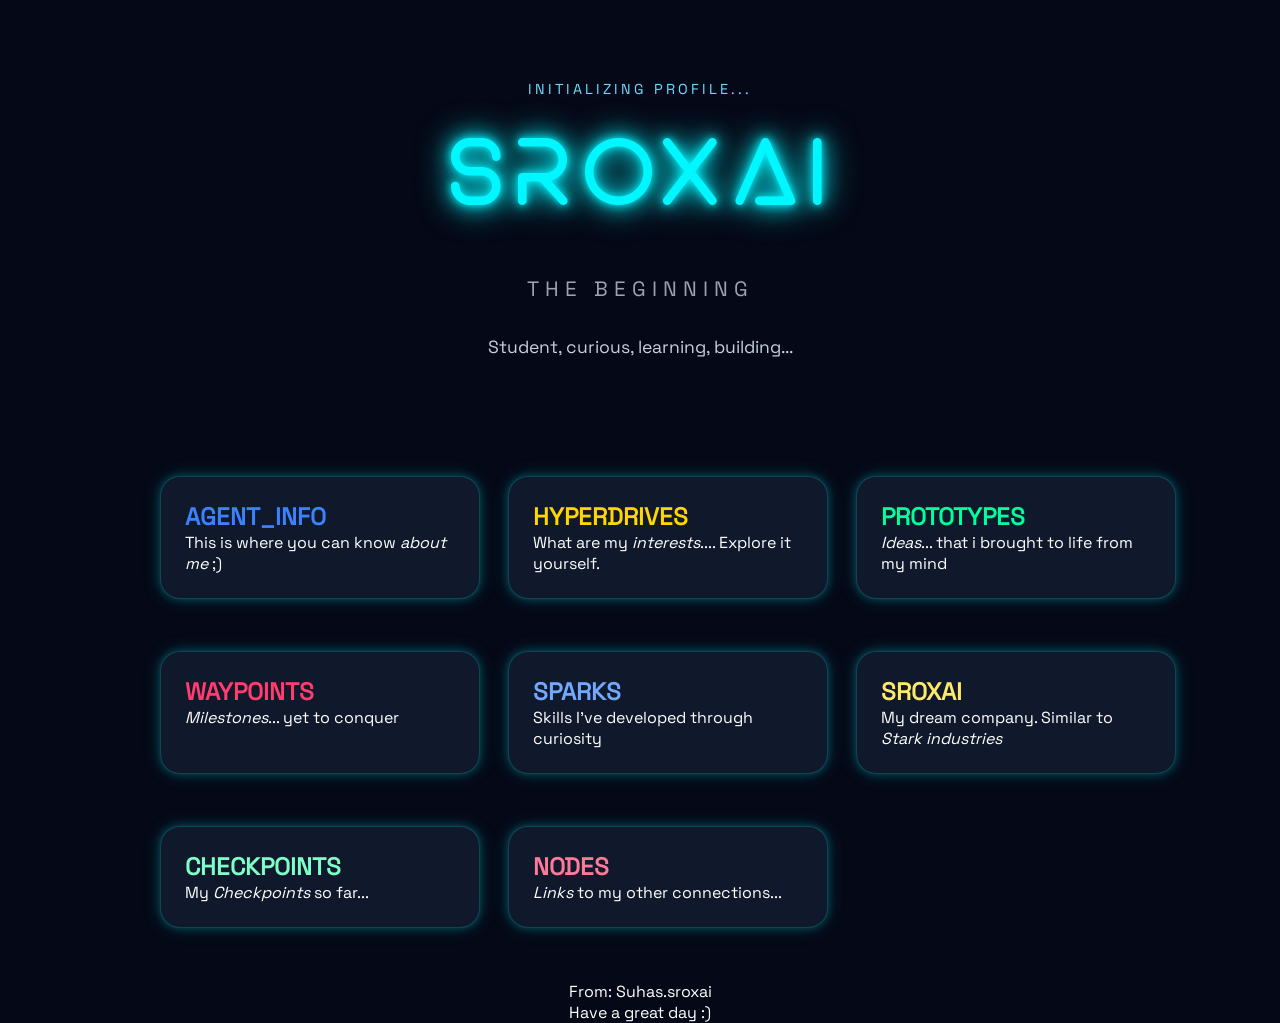
<file: index.html>
<!DOCTYPE html>
<html lang="en">

<head>
    <meta charset="UTF-8">
    <meta name="viewport" content="width=device-width, initial-scale=1.0">
    
    <meta name="theme-color" content="#050816"

    <meta name="description" content="Personal website of Suhas. Sroxai, robotics, programming, AI, ideas and projects" >

    <title>Sroxai - The Beginning</title>
    <link rel="stylesheet" href="style.css">
    <link rel="icon" href="Media/logo.png"> 
</head>

<body>
    <main>
        <header class="hero">
            <p class="boot_text">Initializing profile...</p>
            <h1 class="main_title">SROXAI</h1>
            <p class="subtitle">The Beginning</p>
            <p class="tagline">Student, curious, learning, building...</p>
        </header>
        
        <section class="cards">
            <a href="HTML Files/about_me.html" class="card">
                <h2 class="neonblue">AGENT_INFO</h2>
                <p>This is where you can know <i>about me</i> ;)</p>
            </a>

            
            <a href="HTML Files/interests.html" class="card" >
                <h2 class="neonyellow">HYPERDRIVES</h2>
                <p>What are my <i>interests</i>.... Explore it yourself.</p>
            </a>

            <a href="HTML Files/ideas.html" class="card">
                <h2 class="neongreen">PROTOTYPES</h2>
                <p><i>Ideas</i>... that i brought to life from my mind</p>
            </a>

            <a href="HTML Files/goals.html" class="card">
                <h2 class="neonred">WAYPOINTS</h2>
                <p><i>Milestones</i>... yet to conquer</p>
            </a>

            <a href="HTML Files/talents.html" class="card">
                <h2 class="neons_blue">SPARKS</h2>
                <p>Skills I've developed through curiosity</p>
            </a>

            <a href="HTML Files/sroxai.html" class="card">
                <h2 class="neons_yellow">SROXAI</h2>
                <p>My dream company. Similar to <i>Stark industries</i></p>
            </a>

            <a href="HTML Files/achievements.html" class="card">
                <h2 class="neons_green">CHECKPOINTS</h2>
                <p> My <i>Checkpoints</i> so far...</p>
            </a>

            <a href="HTML Files/links.html" class="card">
                <h2 class="neons_red">NODES</h2>
                <p><i>Links</i> to my other connections...</p>
            </a>

        </section>

        <br>

            <footer style="text-align:center; margin-top: 32px;"> 
                <p>From: Suhas.sroxai</p>
                <p>Have a great day :)</p>
            </footer>
    </main>
</body>
</html>
</file>
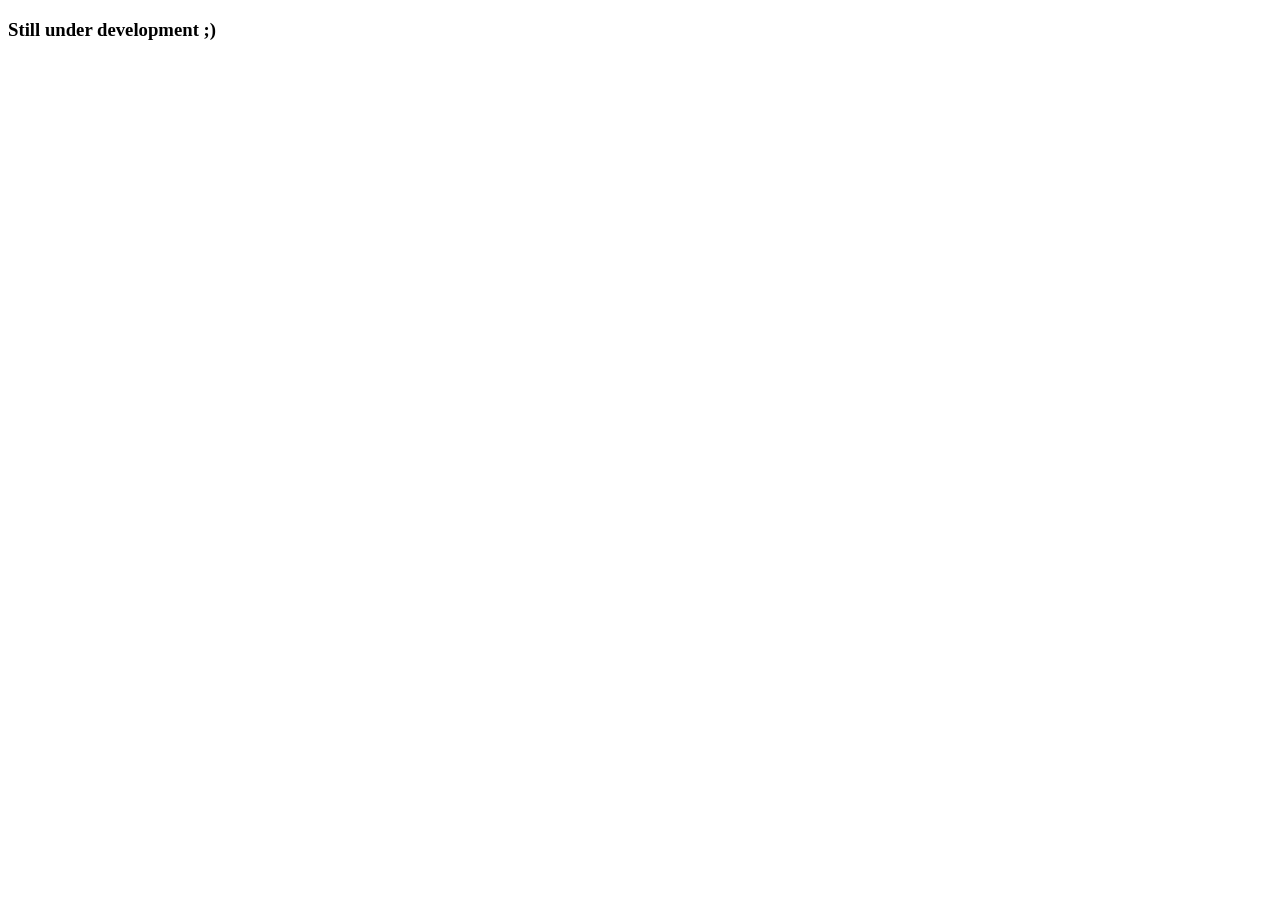
<file: achievements.html>
<!DOCTYPE html>
<html lang="en">
<head>
    <meta charset="UTF-8">
    <meta name="viewport" content="width=device-width, initial-scale=1.0">
    <title>Checkpoints</title>
</head>
<body>
    <h3>Still under development ;)</h3>
</body>
</html>
</file>
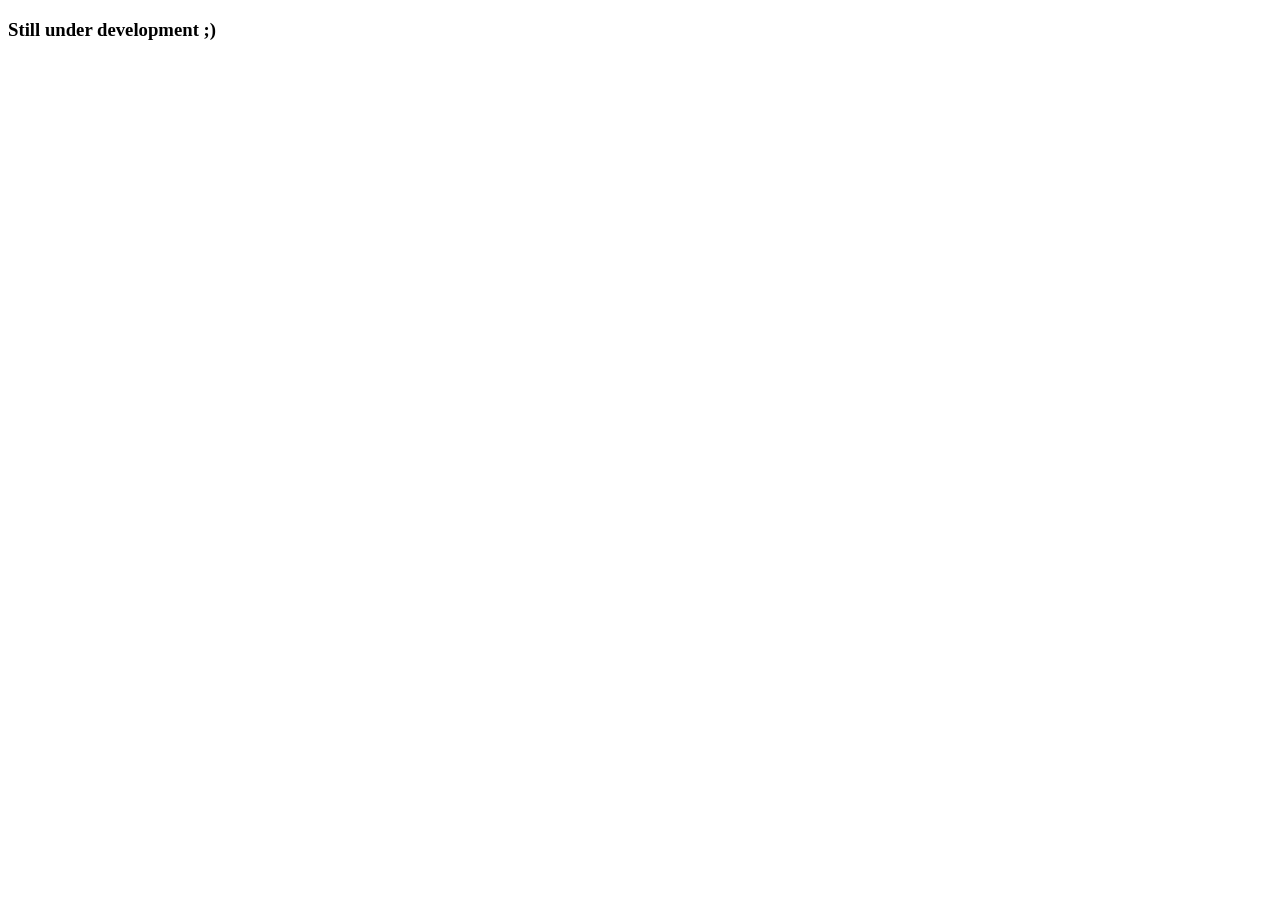
<file: ideas.html>
<!DOCTYPE html>
<html lang="en">
<head>
    <meta charset="UTF-8">
    <meta name="viewport" content="width=device-width, initial-scale=1.0">
    <title>Prototypes</title>
</head>
<body>
    <h3>Still under development ;)</h3>
</body>
</html>
</file>
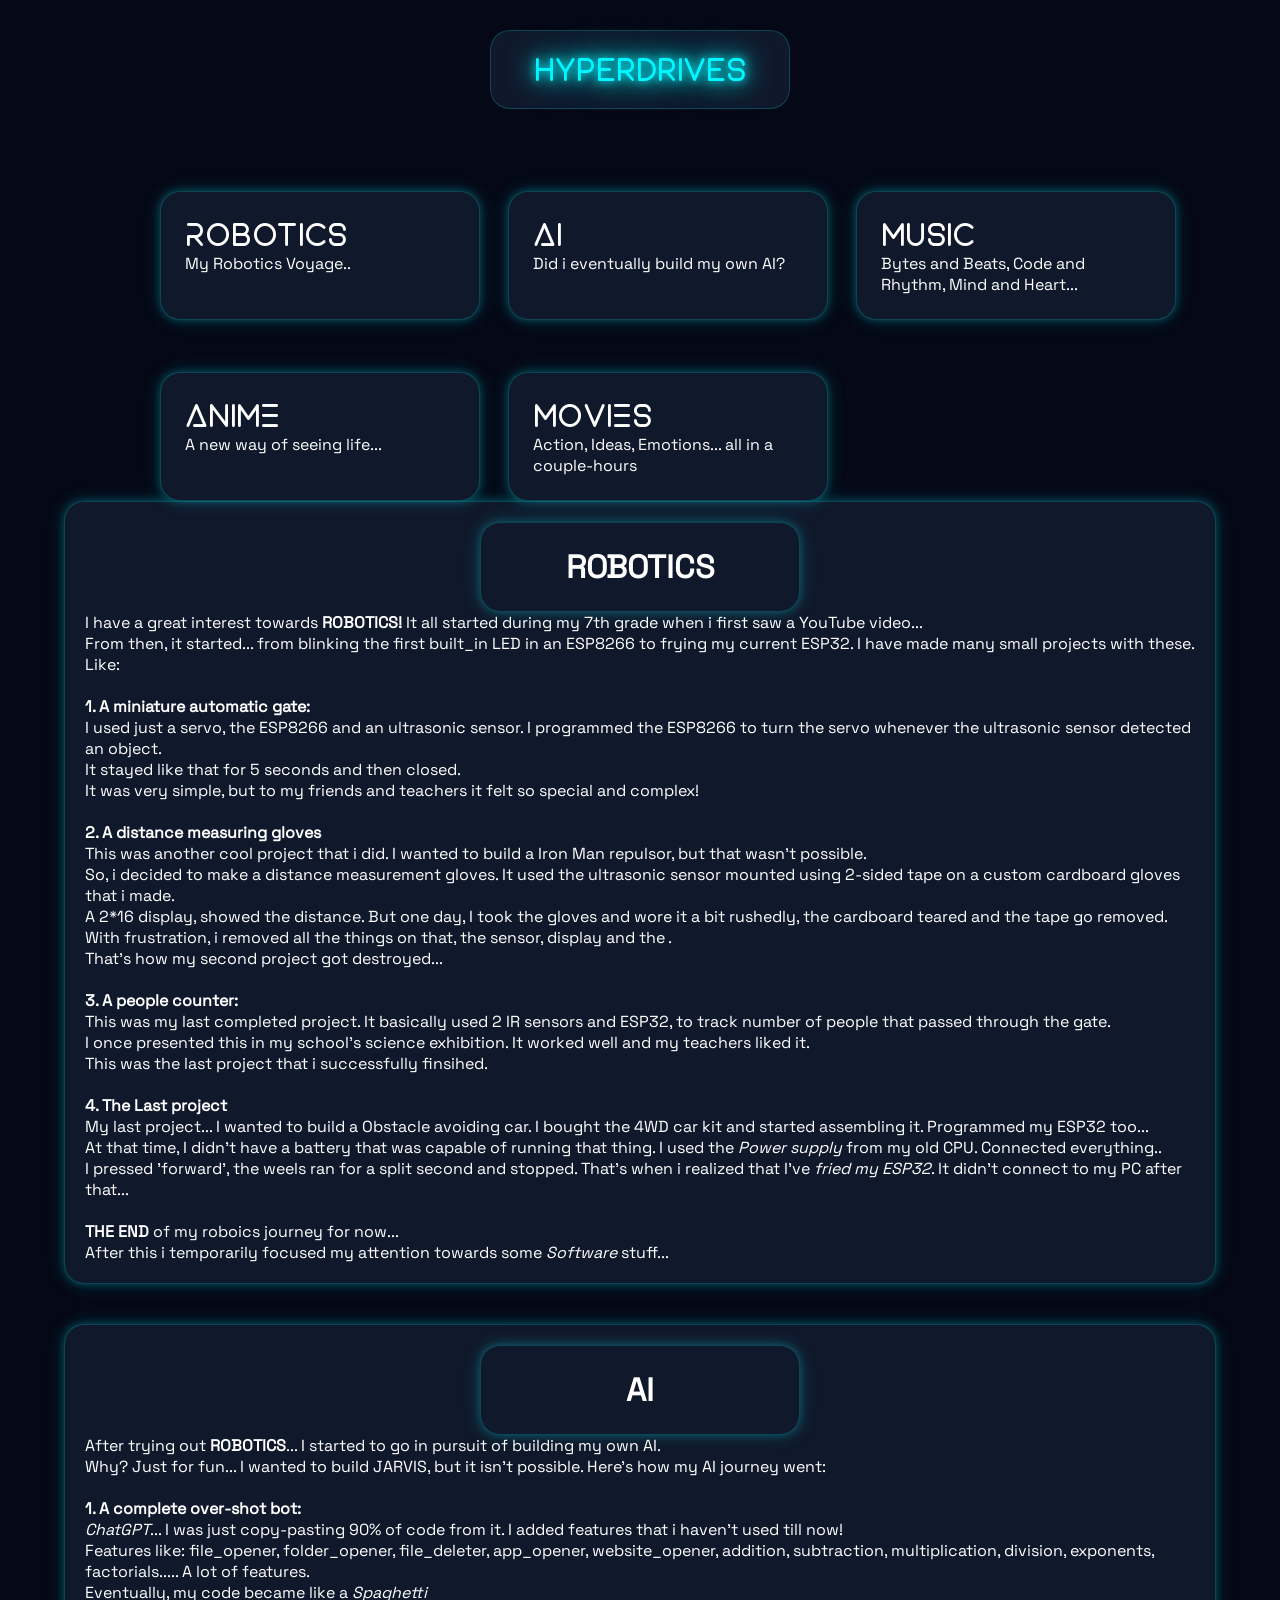
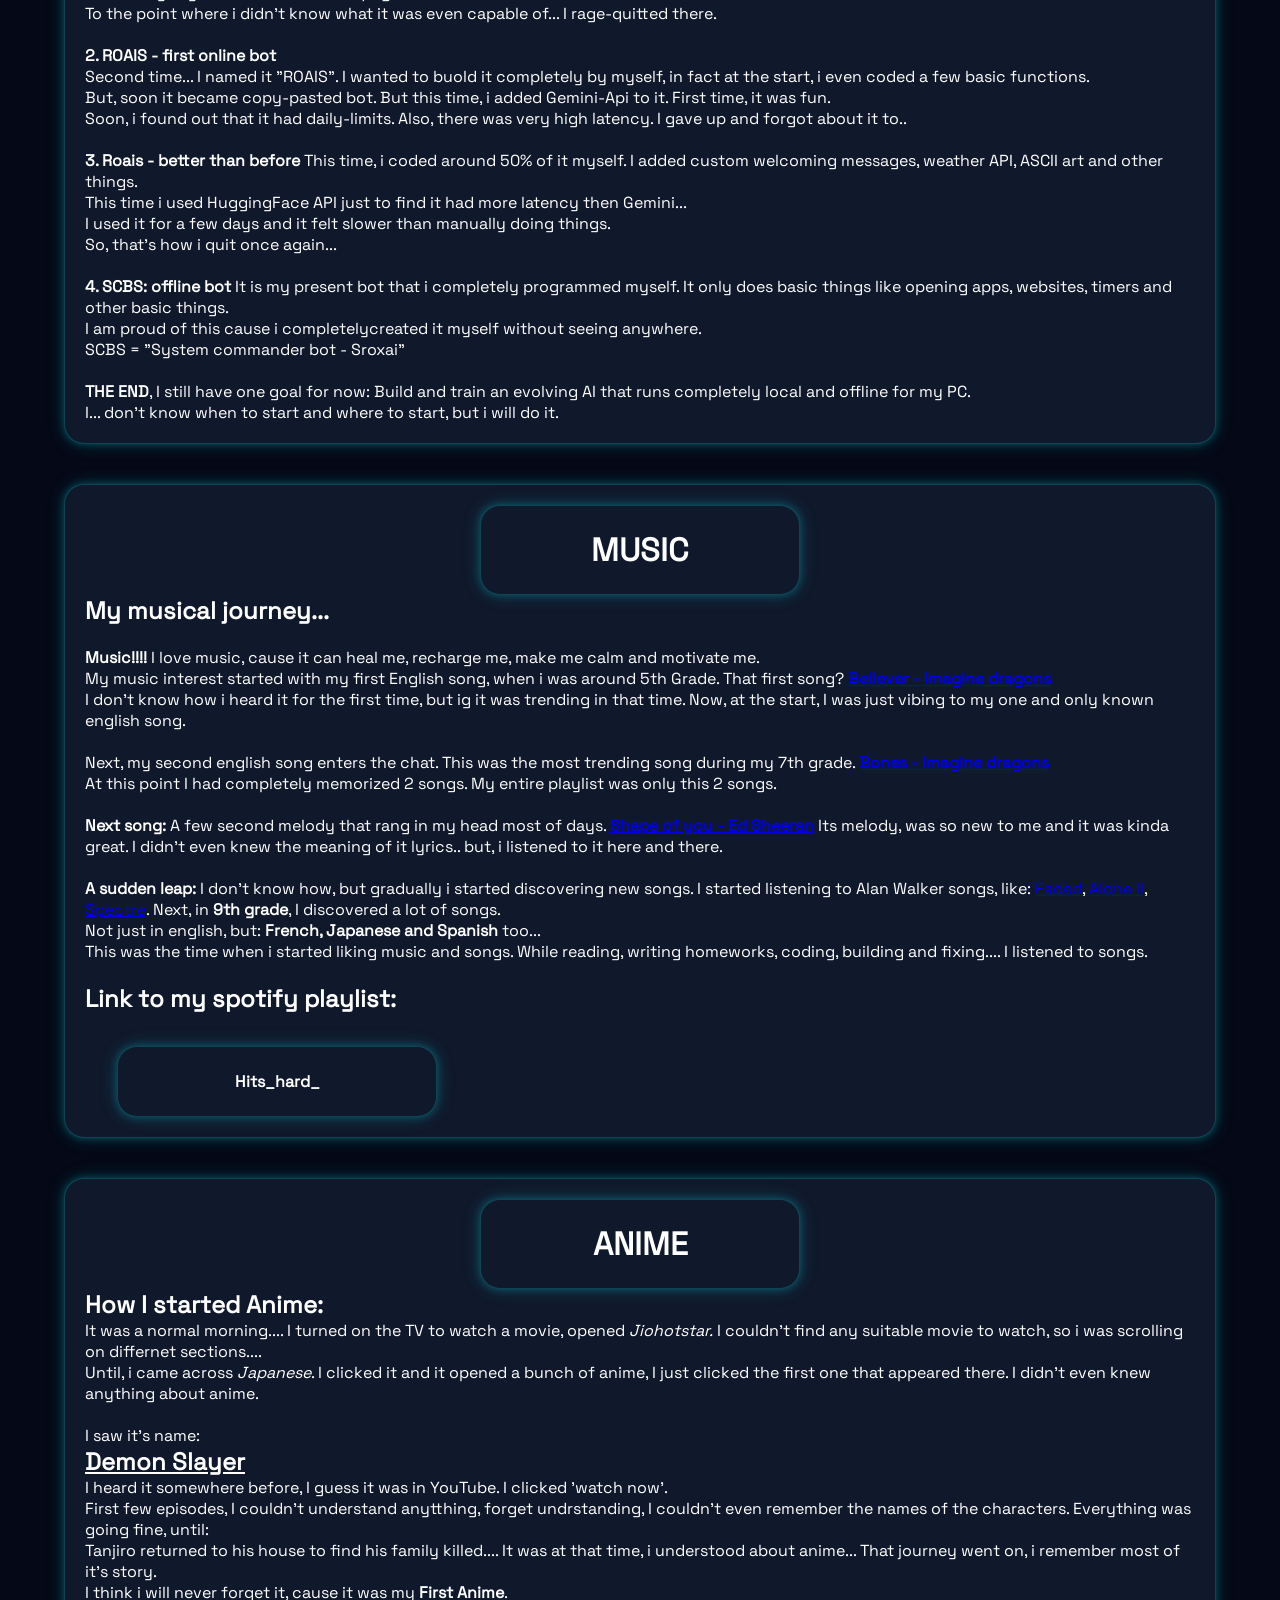
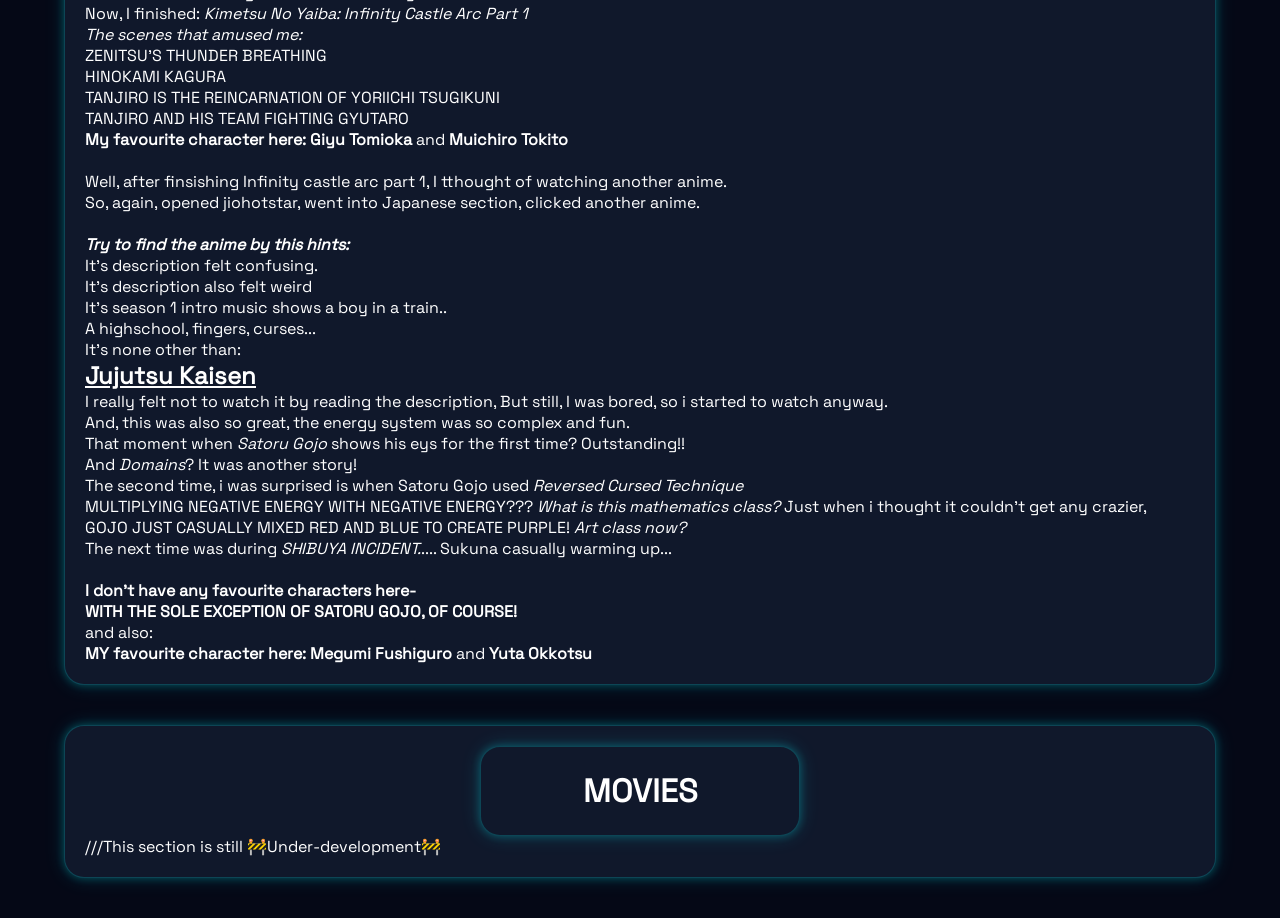
<file: interests.html>
<!DOCTYPE html>
<html lang="en">
<head>
    <meta charset="UTF-8">
    <meta name="viewport" content="width=device-width, initial-scale=1.0">
    <title>Hyperdrives</title>
    <link rel="stylesheet" href="style.css">
</head>


<body>
    <h1 class="link_title">Hyperdrives</h1>

    <div class="cards">
        <a href="#ROBOTICS" class="card unique"> <h1>ROBOTICS</h1> <p class="secondary">My Robotics Voyage..</p></a>
        <a href="#AI" class="card sub-important"> <h1>AI</h1> <p class="secondary">Did i eventually build my own AI?</p></a>
        <a href="#MUSIC" class="card important"> <h1>MUSIC</h1> <p class="secondary">Bytes and Beats, Code and Rhythm, Mind and Heart...</p></a>
        <a href="#ANIME" class="card primary"> <h1>ANIME</h1> <p class="secondary">A new way of seeing life...</p></a>
        <a href="#MOVIES" class="card special"> <h1>MOVIES</h1> <p class="secondary"></p>Action, Ideas, Emotions... all in a couple-hours</p></a>
    </div>

    <article class="interest_card" id="ROBOTICS">
        <h3 class="important card" style="text-align: center; font-size: xx-large; margin: auto;">ROBOTICS</h3>
        <p class="normal">
            I have a great interest towards <b>ROBOTICS!</b> It all started during my 7th grade when i first saw a YouTube video... <br>
            From then, it started... from blinking the first built_in LED in an ESP8266 to frying my current ESP32. I have made many small projects with these. <br>
            Like:<br> <br>
            <b class="unique">1. A miniature automatic gate:</b> <br> 
            I used just a servo, the ESP8266 and an ultrasonic sensor. I programmed the ESP8266 to turn the servo whenever the ultrasonic sensor detected an object. <br>
            It stayed like that for 5 seconds and then closed. <br>
            It was very simple, but to my friends and teachers it felt so special and complex! <br> <br>
            <b class="special">2. A distance measuring gloves</b> <br>
            This was another cool project that i did. I wanted to build a Iron Man repulsor, but that wasn't possible. <br>
            So, i decided to make a distance measurement gloves. It used the ultrasonic sensor mounted using 2-sided tape on a custom cardboard gloves that i made. <br>
            A 2*16 display, showed the distance. But one day, I took the gloves and wore it a bit rushedly, the cardboard teared and the tape go removed.<br>
            With frustration, i removed all the things on that, the sensor, display and the <micro-controller></micro-controller>.<br>
            That's how my second project got destroyed... <br><br>
            <b class="important">3. A people counter: </b> <br>
            This was my last completed project. It basically used 2 IR sensors and ESP32, to track number of people that passed through the gate. <br>
            I once presented this in my school's science exhibition. It worked well and my teachers liked it. <br>
            This was the last project that i successfully finsihed. <br><br>
            <b class="primary">4. The Last project</b> <br>
            My last project... I wanted to build a Obstacle avoiding car. I bought the 4WD car kit and started assembling it. Programmed my ESP32 too... <br>
            At that time, I didn't have a battery that was capable of running that thing. I used the <i>Power supply</i> from my old CPU. Connected everything.. <br>
            I pressed 'forward', the weels ran for a split second and stopped. That's when i realized that I've <i>fried my ESP32</i>. It didn't connect to my PC after that... <br> <br>
            
            <b class="primary">THE END</b> of my roboics journey for now... <br>
            After this i temporarily focused my attention towards some <i>Software</i> stuff... <br>

        </p>
    </article>

    <article class="interest_card" id="AI">
        <h3 class="important card" style="text-align: center; font-size: xx-large; margin: auto;">AI</h3>
        <p class="normal">
            After trying out <b>ROBOTICS</b></a>... I started to go in pursuit of building my own AI. <br>
            Why? Just for fun... I wanted to build JARVIS, but it isn't possible. Here's how my AI journey went: <br> <br>
            <b class="unique">1. A complete over-shot bot: </b> <br>
            <i>ChatGPT</i>... I was just copy-pasting 90% of code from it. I added features that i haven't used till now!<br>
            Features like: file_opener, folder_opener, file_deleter, app_opener, website_opener, addition, subtraction, multiplication, division, exponents, factorials.....
            A lot of features. <br> Eventually, my code became like a <i>Spaghetti</i> <br>
            To the point where i didn't know what it was even capable of...
            I rage-quitted there. <br> <br>
            <b class="special">2. ROAIS - first online bot</b> <br>
            Second time... I named it "ROAIS". I wanted to buold it completely by myself, in fact at the start, i even coded a few basic functions. <br>
            But, soon it became copy-pasted bot. But this time, i added Gemini-Api to it. First time, it was fun. <br>
            Soon, i found out that it had daily-limits. Also, there was very high latency.
            I gave up and forgot about it to.. <br> <br>
            <b class="important">3. Roais - better than before</b>
            This time, i coded around 50% of it myself. I added custom welcoming messages, weather API, ASCII art and other things. <br>
            This time i used HuggingFace API just to find it had more latency then Gemini... <br>
            I used it for a few days and it felt slower than manually doing things. <br>
            So, that's how i quit once again... <br><br>
            <b class="primary">4. SCBS: offline bot</b>
            It is my present bot that i completely programmed myself. It only does basic things like opening apps, websites, timers and other basic things. <br>
            I am proud of this cause i completelycreated it myself without seeing anywhere. <br>
            SCBS = "System commander bot - Sroxai" <br><br>

            <b class="primary">THE END</b>, I still have one goal for now: Build and train an evolving AI that runs completely local and offline for my PC. <br>
            I... don't know when to start and where to start, but i will do it. <br>

        </p>
        
    </article>

    <article class="interest_card" id="MUSIC">
        <h3 class="important card" style="text-align:center; font-size:xx-large; margin:auto">MUSIC</h3>
        <h2 class="important">My musical journey...</h2> <br>
        <p class="normal">
            <b>Music!!!!</b> I love music, cause it can heal me, recharge me, make me calm and motivate me. <br>
            My music interest started with my first English song, when i was around 5th Grade. That first song? <b><a href="https://www.youtube.com/watch?v=7wtfhZwyrcc" class="unique">Believer - Imagine dragons</a></b> <br>
            I don't know how i heard it for the first time, but ig it was trending in that time. Now, at the start, I was just vibing to my one and only known english song. <br> <br>
            Next, my second english song enters the chat. This was the most trending song during my 7th grade. <b><a href="https://www.youtube.com/watch?v=DYed5whEf4g" class="primary">Bones - Imagine dragons</a></b> <br>
            At this point I had completely memorized 2 songs. My entire playlist was only this 2 songs. <br> <br>
            <b>Next song:</b> A few second melody that rang in my head most of days. <b><a href="https://www.youtube.com/watch?v=JGwWNGJdvx8&vl=en" class="special">Shape of you - Ed Sheeran</a></b>
            Its melody, was so new to me and it was kinda great. I didn't even knew the meaning of it lyrics.. but, i listened to it here and there. <br><br>
            <b>A sudden leap: </b>I don't know how, but gradually i started discovering new songs. I started listening to Alan Walker songs, like: 
            <a href="https://www.youtube.com/watch?v=60ItHLz5WEA&vl=en" class="special">Faded</a>, 
            <a href="https://www.youtube.com/watch?v=HhjHYkPQ8F0" class="special">Alone II</a>, 
            <a href="https://www.youtube.com/watch?v=wJnBTPUQS5A" class="special">Spectre</a>.
            Next, in <b>9th grade</b>, I discovered a lot of songs. <br>
            Not just in english, but: <b class="important">French, Japanese and Spanish</b> too...<br>
            This was the time when i started liking music and songs. While reading, writing homeworks, coding, building and fixing.... I listened to songs. <br> <br>
            <h2 class="secondary">Link to my spotify playlist: </h2> <b><a href="https://open.spotify.com/playlist/1U9SodEqxsrBe7JSix5YA9?si=91c1409f2b4c46f7" class="unique card" style="text-align: center">Hits_hard_</a></b>
        </p>
    </article>

    <article class="interest_card" id="ANIME">
        <h3 class="important card" style="text-align:center; font-size:xx-large; margin:auto">ANIME</h3>
        <h2 class="important">How I started Anime: </h2>
        <p> 
            It was a normal morning.... I turned on the TV to watch a movie, opened <i>Jiohotstar.</i> I couldn't find any suitable movie to watch, so i was scrolling on differnet sections.... <br>
            Until, i came across <i>Japanese</i>. I clicked it and it opened a bunch of anime, I just clicked the first one that appeared there. I didn't even knew anything about anime. <br> <br>

            I saw it's name: <h2 class="primary"><u>Demon Slayer</u></h2>
            I heard it somewhere before, I guess it was in YouTube. I clicked 'watch now'. <br>
            First few episodes, I couldn't understand anytthing, forget undrstanding,  I couldn't even remember the names of the characters. Everything was going fine, until: <br>
            Tanjiro returned to his house to find his family killed.... It was at that time, i understood about anime... That journey went on, i remember most of it's story. <br>
            I think i will never forget it, cause it was my <b>First Anime</b>. <br>
            Now, I finished: <i>Kimetsu No Yaiba: Infinity Castle Arc Part 1</i> <br>
            <i>The scenes that amused me: </i><br>
            ZENITSU'S THUNDER BREATHING <br>
            HINOKAMI KAGURA <br>
            TANJIRO IS THE REINCARNATION OF YORIICHI TSUGIKUNI <br>
            TANJIRO AND HIS TEAM FIGHTING GYUTARO <br>

            <b class="primary">My favourite character here: </b> <b class="unique">Giyu Tomioka</b> and <b class="unique">Muichiro Tokito</b>  <br><br>


            Well, after finsishing Infinity castle arc part 1, I tthought of watching another anime. <br>
            So, again, opened jiohotstar, went into Japanese section, clicked another anime. <br> <br>
            <b class="secondary"><i>Try to find the anime by this hints:</i></b><br>
            It's description felt confusing. <br>
            It's description also felt weird <br>
            It's season 1 intro music shows a boy in a train.. <br>
            A highschool, fingers, curses... <br>

            It's none other than: <h2 class="important"><u>Jujutsu Kaisen</u></h2>
            I really felt not to watch it by reading the description, But still, I was bored, so i started to watch anyway. <br>
            And, this was also so great, the energy system was so complex and fun. <br>
            That moment when <i>Satoru Gojo</i> shows his eys for the first time? Outstanding!!<br>
            And <i>Domains</i>? It was another story! <br>
            The second time, i was surprised is when Satoru Gojo used <i>Reversed Cursed Technique</i> <br>
            MULTIPLYING NEGATIVE ENERGY WITH NEGATIVE ENERGY??? <i>What is this mathematics class?</i>
            Just when i thought it couldn't get any crazier, <br>
            GOJO JUST CASUALLY MIXED RED AND BLUE TO CREATE PURPLE! <i>Art class now?</i> <br>
            The next time was during <i>SHIBUYA INCIDENT.</i>.... Sukuna casually warming up... <br> <br>
            <b>I don't have any favourite characters here- </b> <br>
            <h4>WITH THE SOLE EXCEPTION OF SATORU GOJO, OF COURSE!</h4> 
            and also: <br>
            <b class="primary">MY favourite character here: </b> <b class="unique">Megumi Fushiguro</b> and <b class="unique">Yuta Okkotsu</b> <br>


        </p>
    </article>

    <article class="interest_card" id="MOVIES">
        <h3 class="important card" style="text-align:center; font-size:xx-large; margin:auto;">MOVIES</h3>
        <p>///This section is still 🚧Under-development🚧</p>
    </article>

</body>
</html>

<!--
Interests should include:
1. Robotics (unique)
2. Ai (sub-important)
3. Anime (primary)
4. Music (important)
5. movies (special)

-->
</file>
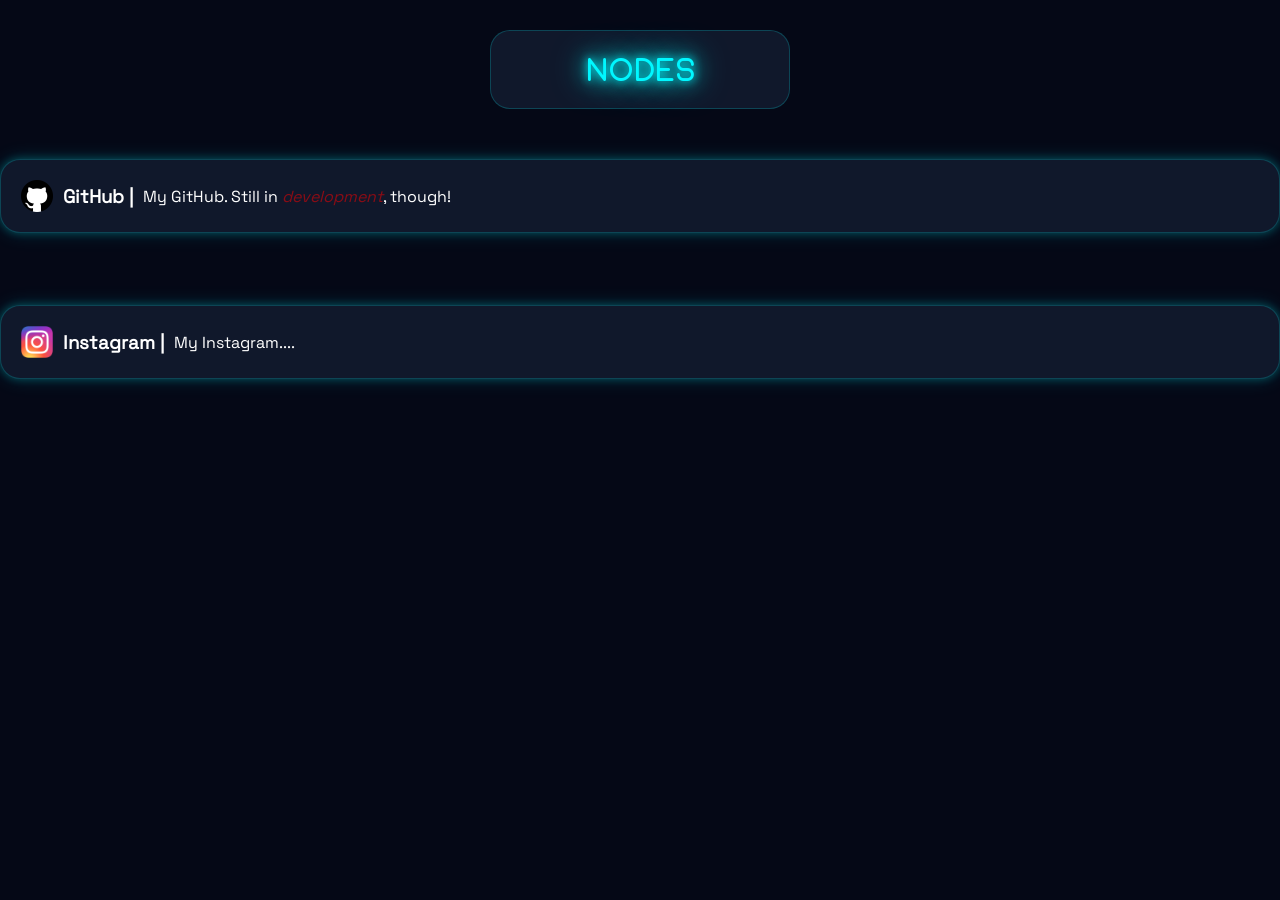
<file: links.html>
<!DOCTYPE html>
<html lang="en">
<head>
    <meta charset="UTF-8">
    <meta name="viewport" content="width=device-width, initial-scale=1.0">
    <link rel="stylesheet" href="style.css">
    <title>Nodes</title>
</head>
<body>
    <h1 class="link_title">Nodes</h1>

    <a href="https://github.com/SigmaBoy28" class="long_flex">
        <div class="card_header">
            <img src="Media/github_logo.webp" class="logo" alt="GitHub logo">

            <h3 class="primary">GitHub | </h3>
            <p class="sub-important">My GitHub. Still in <i style="color: rgba(255, 0, 0, 0.5);">development</i>, though!</p>

        </div>
    </a>

    <a href="https://www.instagram.com/suhas.2804/" class="long_flex">
        <div class="card_header">
            <img src="Media/Instagram_logo.webp" alt="Instagram" class="logo">

            <h3 class="special">Instagram | </h3>
            <p class="unique">My Instagram....</p>
        </div>
    </a>




</body>
</html>
</file>
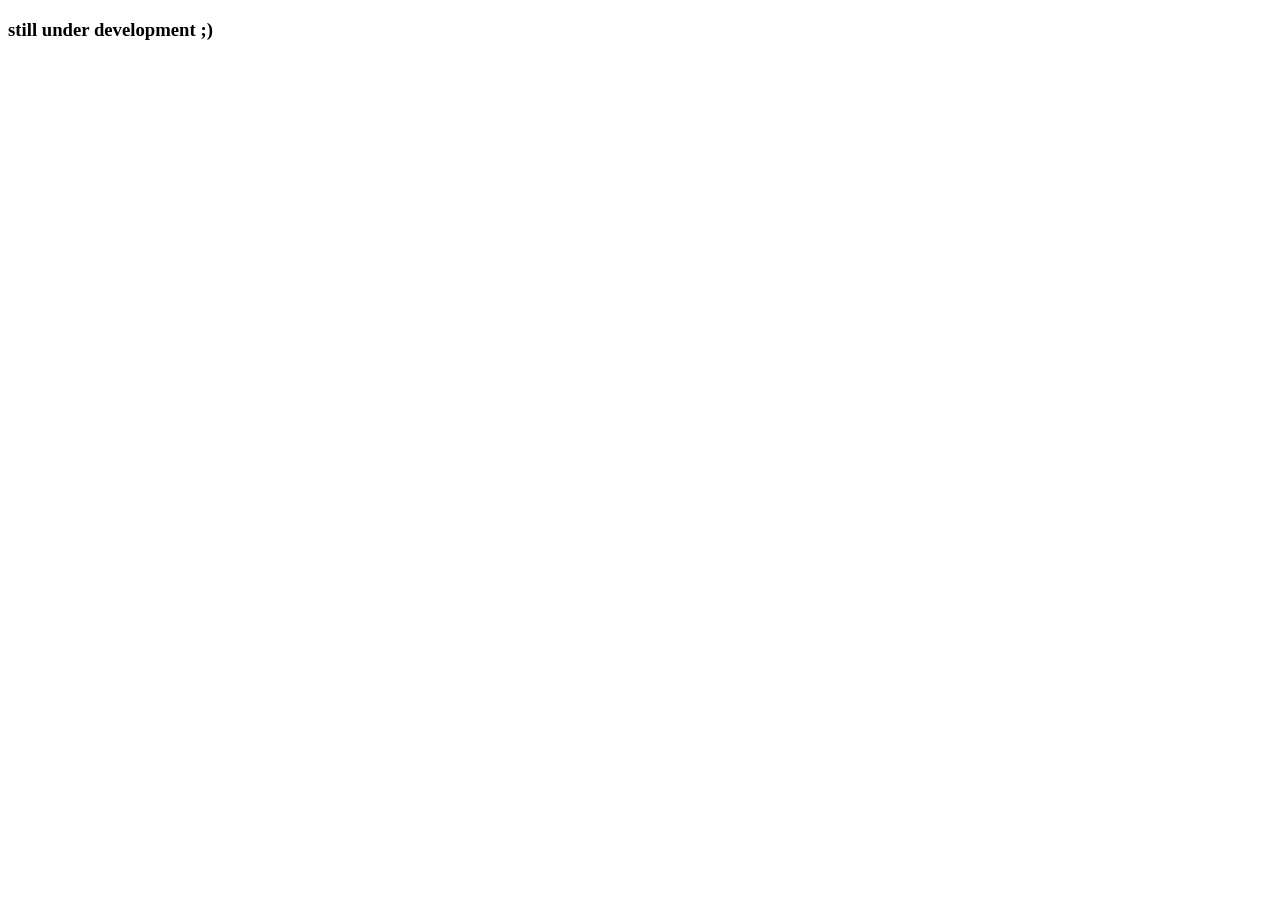
<file: other.html>
<!DOCTYPE html>
<html lang="en">
<head>
    <meta charset="UTF-8">
    <meta name="viewport" content="width=device-width, initial-scale=1.0">
    <title>Other_anomalies</title>
</head>
<body>
    <h3>still under development ;)</h3>
</body>
</html>
</file>
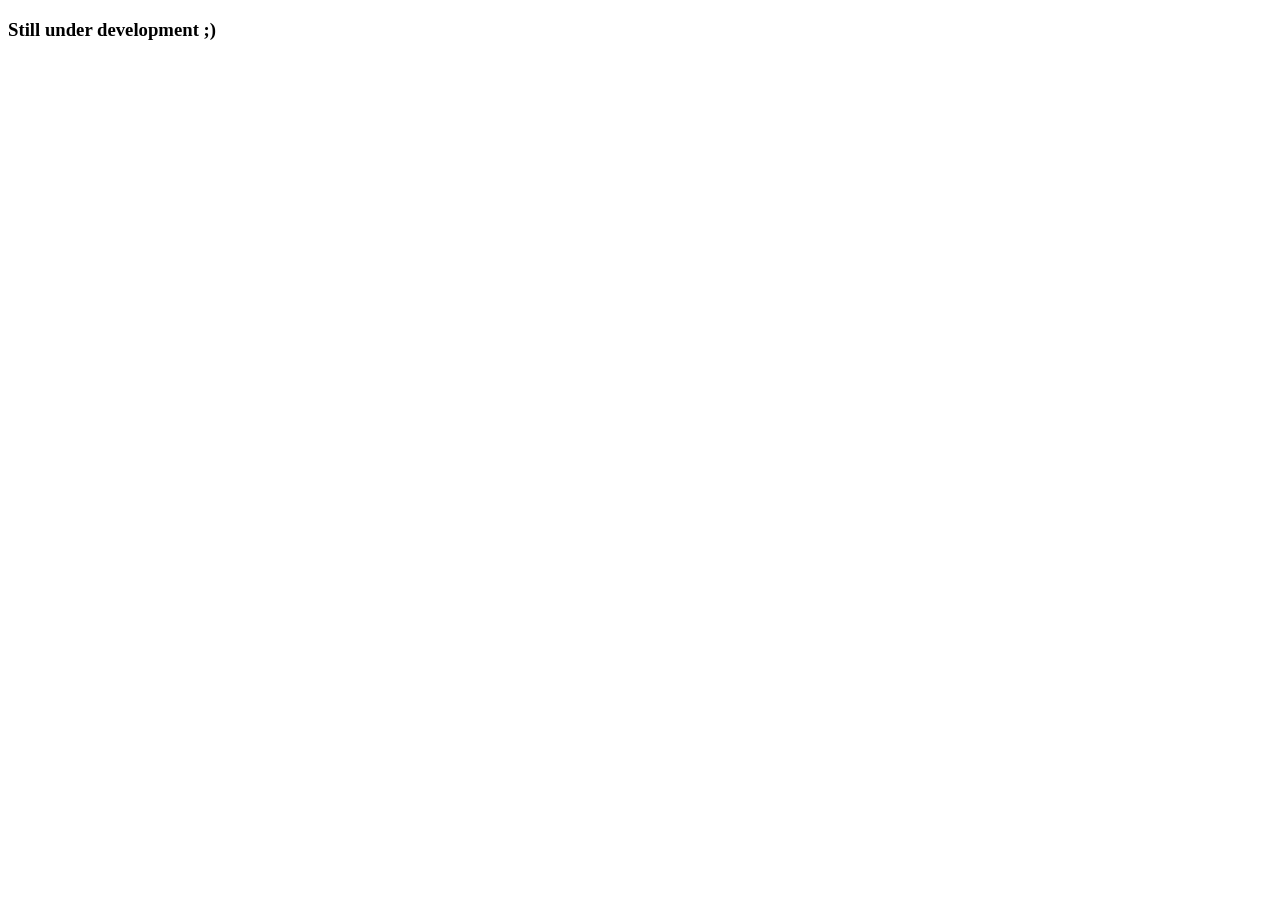
<file: Sroxai.html>
<!DOCTYPE html>
<html lang="en">
<head>
    <meta charset="UTF-8">
    <meta name="viewport" content="width=device-width, initial-scale=1.0">
    <title>SROXAI</title>
</head>
<body>
    <h3>Still under development ;)</h3>
</body>
</html>
</file>
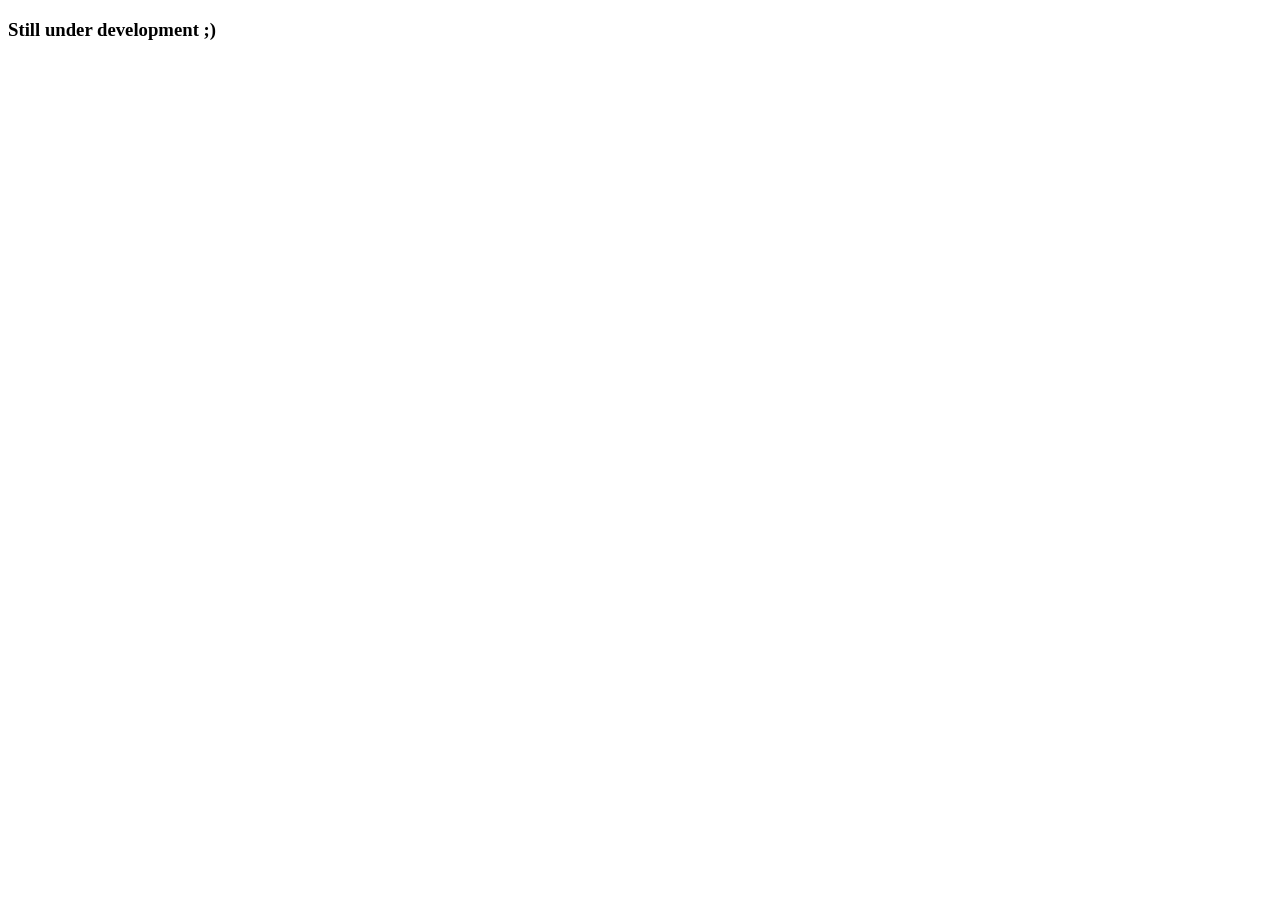
<file: talents.html>
<!DOCTYPE html>
<html lang="en">
<head>
    <meta charset="UTF-8">
    <meta name="viewport" content="width=device-width, initial-scale=1.0">
    <title>Sparks</title>
</head>
<body>
    <h3>Still under development ;)</h3>
</body>
</html>
</file>
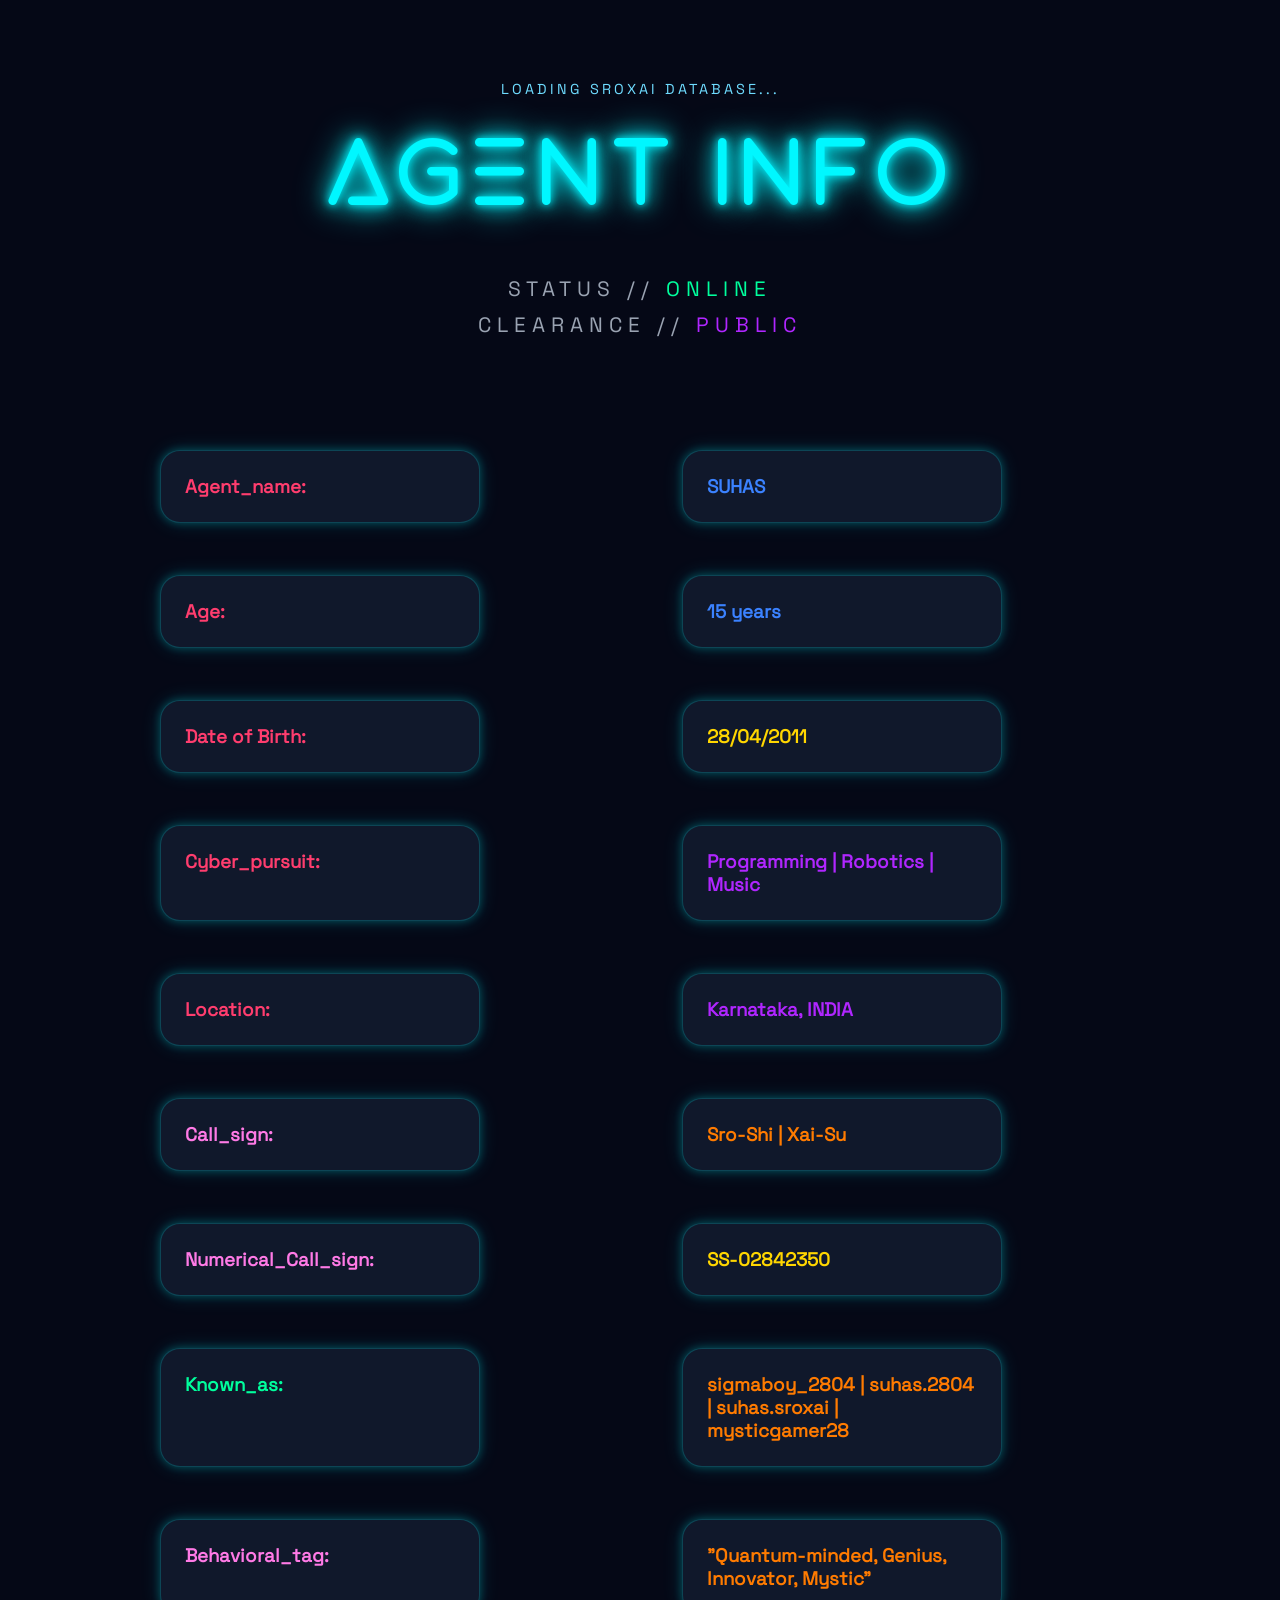
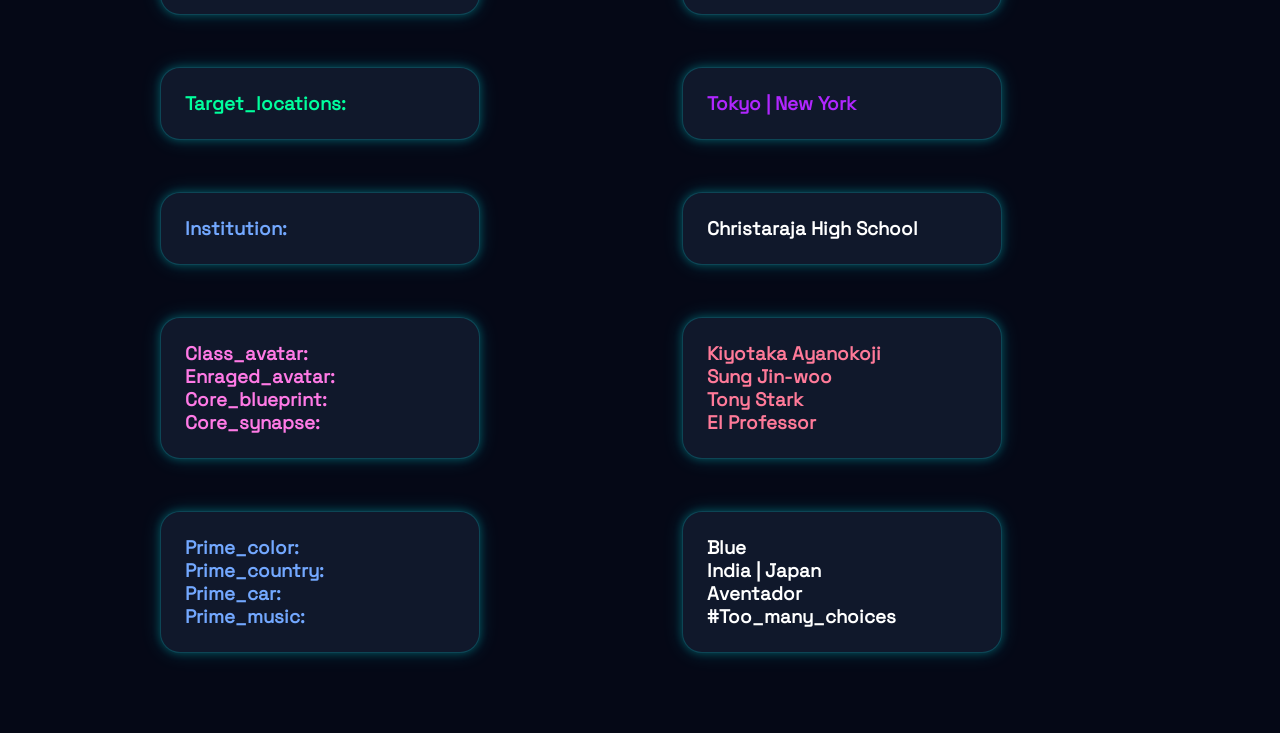
<file: HTML Files/about_me.html>
<!DOCTYPE html>
<html lang="en">
<head>
    <meta charset="UTF-8">
    <meta name="viewport" content="width=device-width, initial-scale=1.0">

    <title>About me - Sroxai</title>
    <link rel="stylesheet" href="../style.css">
</head>
<body>
    <main>
        <header class="hero">
            <p class="boot_text">Loading SROXAI database...</p>
            <h1 class="main_title">AGENT INFO</h1>
            <p class="subtitle">Status // <span class="neongreen">ONLINE</span></p> 
            <p class="subtitle">Clearance // <span class="neonpurple">PUBLIC</span></p> 
        </header>

        <div class="grid_card">
                <h3 class="card neonred">Agent_name: </h3>
                <h3 class="card neonblue">SUHAS</h3>

                <h3 class="card neonred">Age: </h3>
                <h3 class="card neonblue">15 years</h3>

                <h3 class="card neonred">Date of Birth: </h3>
                <h3 class="card neonyellow">28/04/2011</h3>

                <h3 class="card neonred">Cyber_pursuit: </h3>
                <h3 class="card neonpurple">Programming | Robotics | Music</h3>

                <h3 class="card neonred">Location: </h3>
                <h3 class="card neonpurple">Karnataka, INDIA</h3>

                <h3 class="card neons_pink">Call_sign: </h3>
                <h3 class="card neonorange">Sro-Shi | Xai-Su</h3>

                <h3 class="card neons_pink">Numerical_Call_sign: </h3>
                <h3 class="card neonyellow">SS-02842350</h3>

                <h3 class="card neongreen">Known_as: </h3>
                <h3 class="card neonorange">sigmaboy_2804 | suhas.2804 | suhas.sroxai | mysticgamer28</h3>

                <h3 class="card neons_pink">Behavioral_tag: </h3>
                <h3 class="card neonorange">"Quantum-minded, Genius, Innovator, Mystic"</h3>

                <h3 class="card neongreen">Target_locations: </h3>
                <h3 class="card neonpurple">Tokyo | New York </h3>

                <h3 class="card neons_blue">Institution: </h3>
                <h3 class="card neonwhite">Christaraja High School</h3>

                <div class="card">
                    <h3 class="neons_pink">Class_avatar: </h3>
                    <h3 class="neons_pink">Enraged_avatar: </h3>
                    <h3 class="neons_pink">Core_blueprint: </h3>
                    <h3 class="neons_pink">Core_synapse: </h3>
                </div>

                <div class="card">
                    <h3 class="neonpink">Kiyotaka Ayanokoji</h3>
                    <h3 class="neonpink">Sung Jin-woo</h3>
                    <h3 class="neonpink">Tony Stark</h3>
                    <h3 class="neonpink">El Professor</h3>
                </div>
                
                <div class="card">
                    <h3 class="neons_blue">Prime_color: </h3>
                    <h3 class="neons_blue">Prime_country: </h3>
                    <h3 class="neons_blue">Prime_car: </h3>
                    <h3 class="neons_blue">Prime_music: </h3>
                </div>

                <div class="card">
                    <h3 class="neonl_orange">Blue</h3>
                    <h3 class="neonl_orange">India | Japan</h3>
                    <h3 class="neonl_orange">Aventador</h3>
                    <h3 class="neonl_orange">#Too_many_choices</h3>
                </div>

        </div>
    </main>
</body>
</html>
</file>
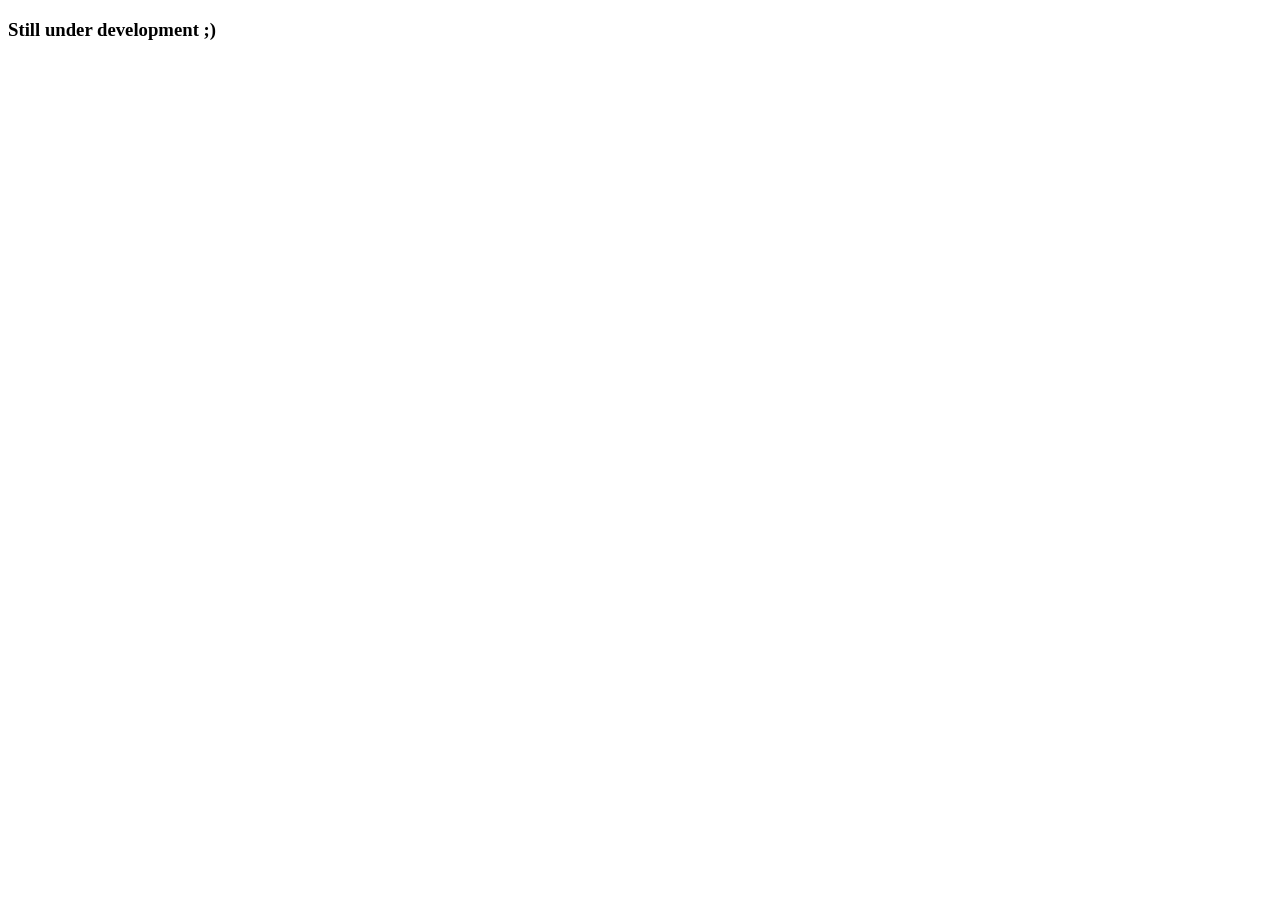
<file: HTML Files/goals.html>
<!DOCTYPE html>
<html lang="en">
<head>
    <meta charset="UTF-8">
    <meta name="viewport" content="width=device-width, initial-scale=1.0">
    <title>Waypoints</title>
</head>
<body>
    <h3>Still under development ;)</h3>
</body>
</html>
</file>
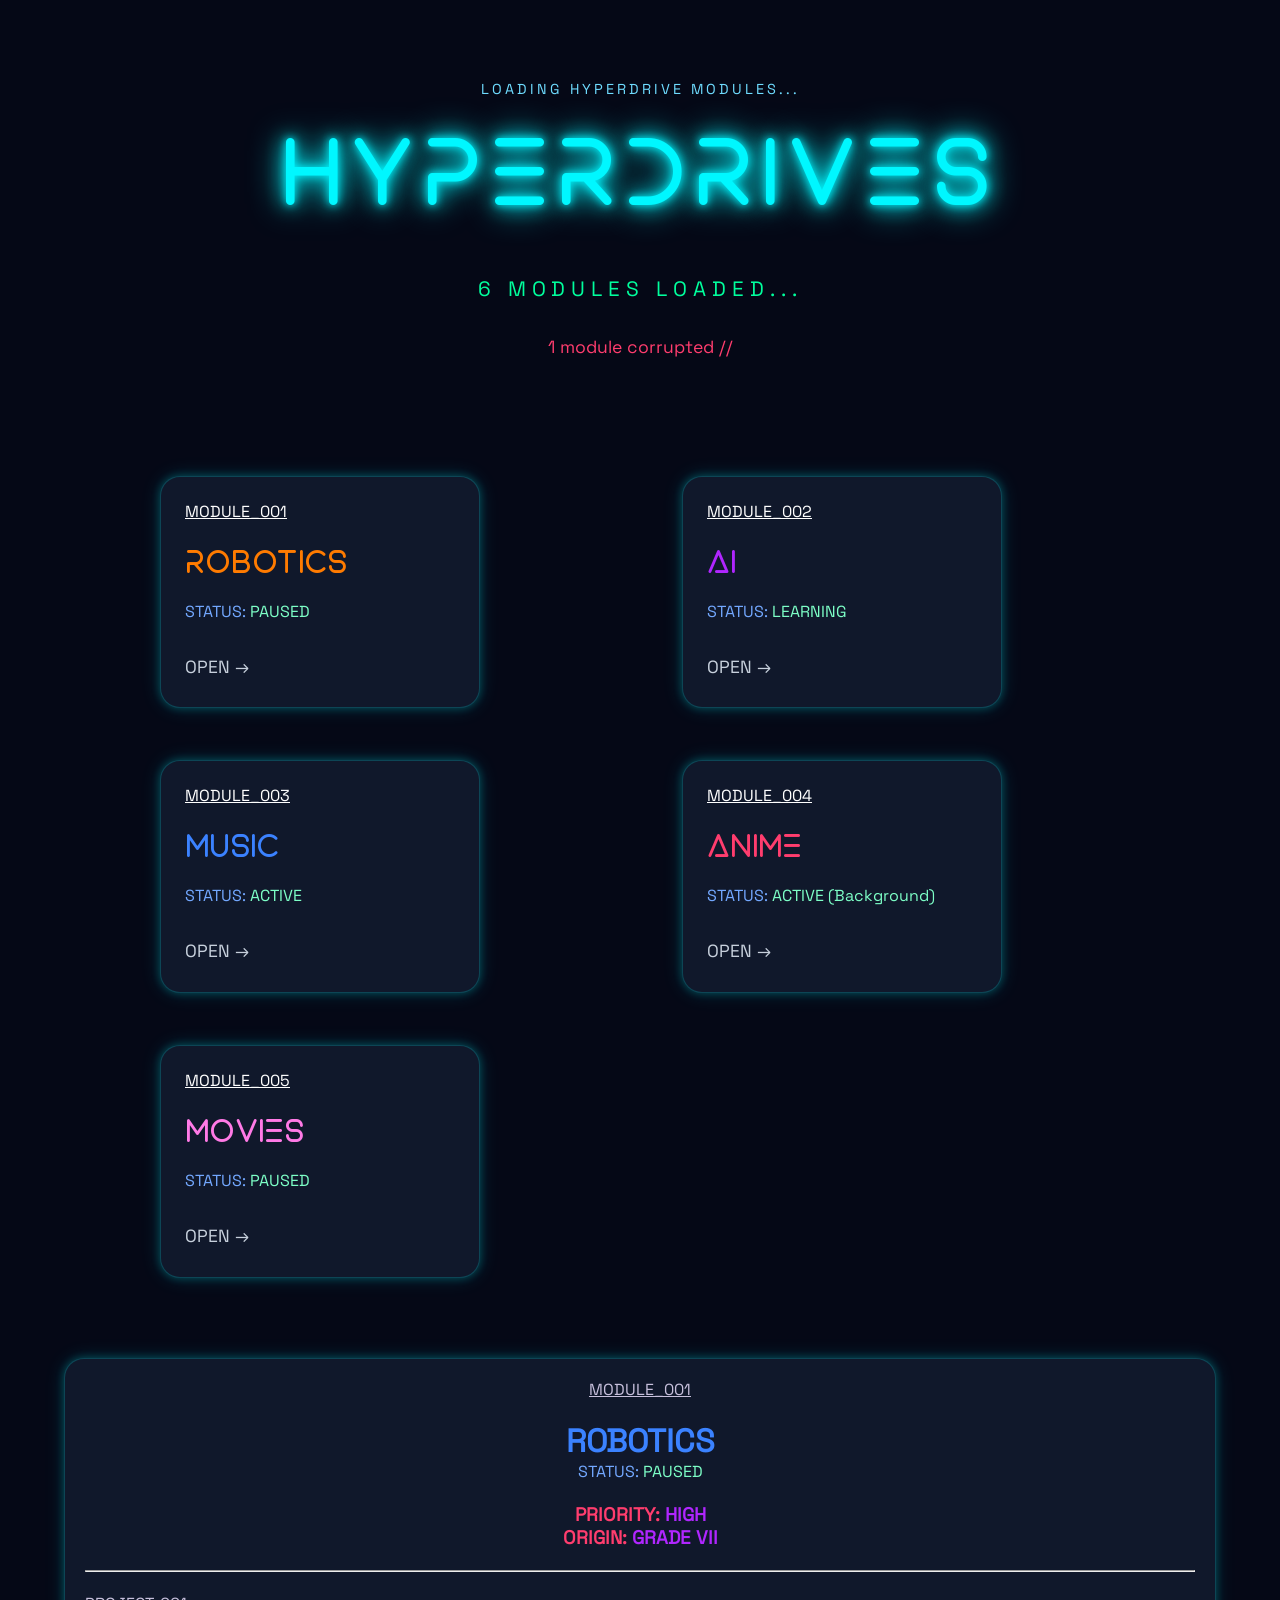
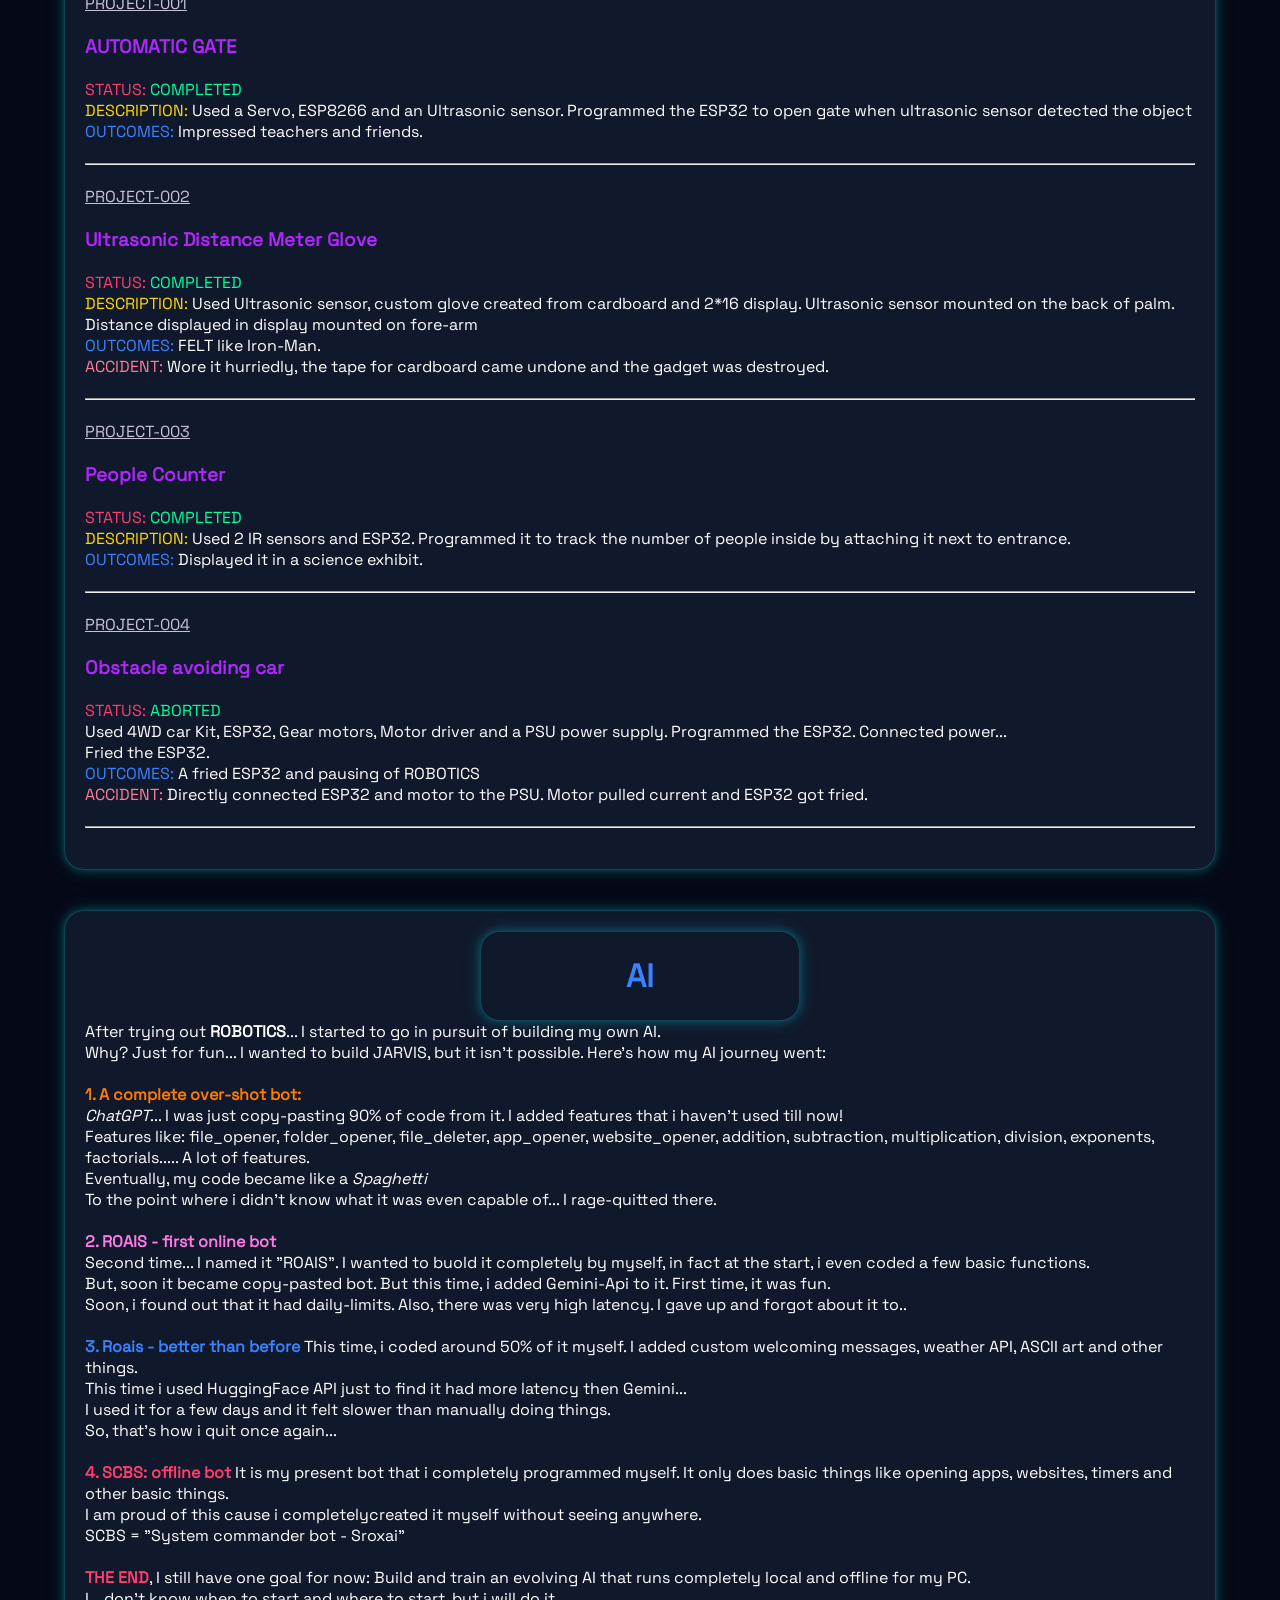
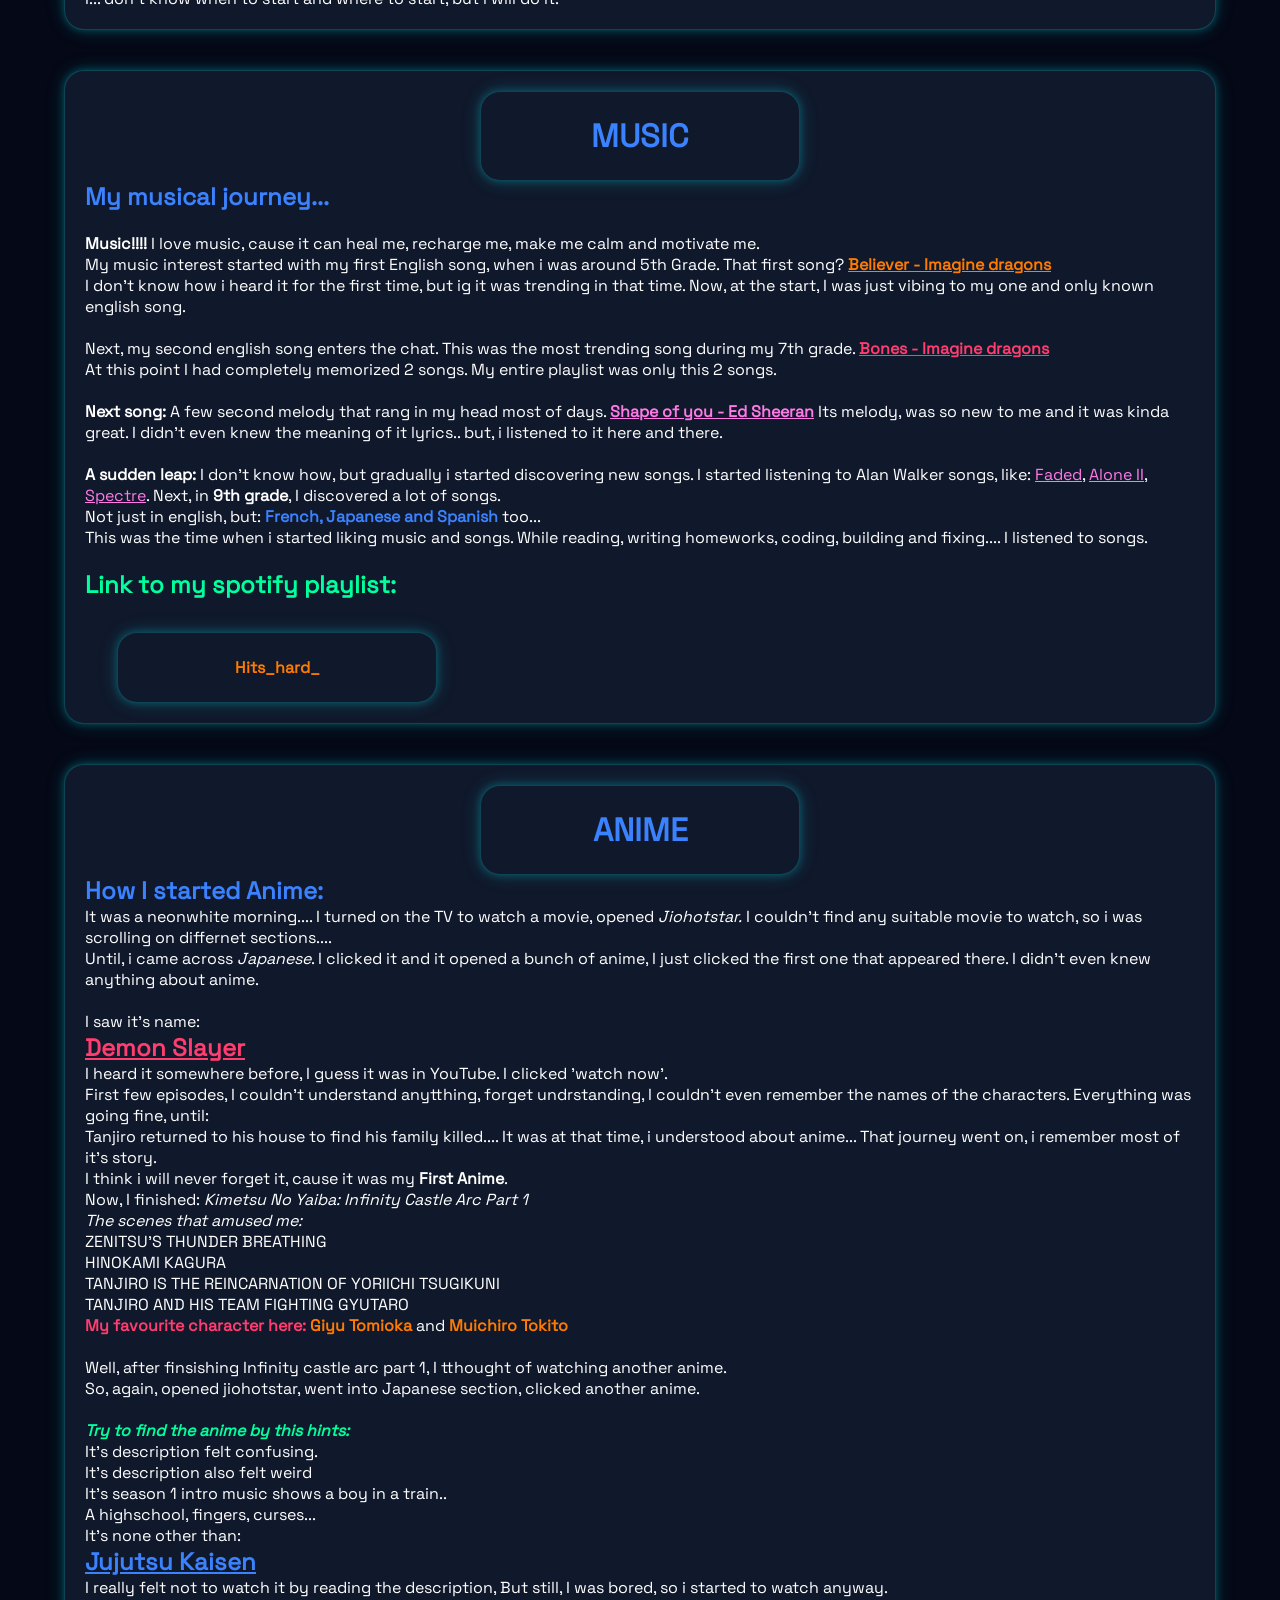
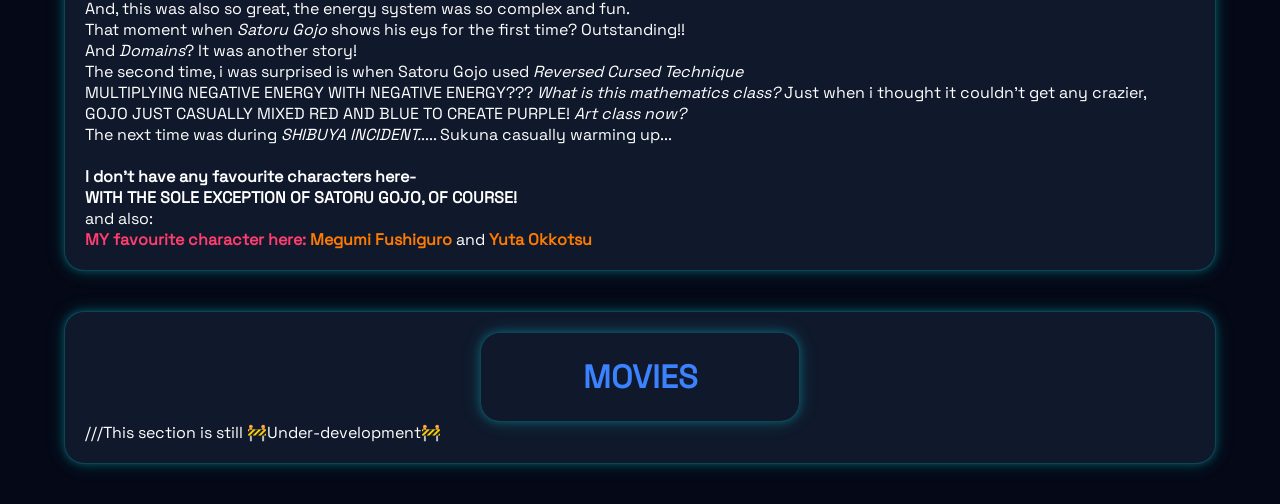
<file: HTML Files/interests.html>
<!DOCTYPE html>
<html lang="en">
<head>
    <meta charset="UTF-8">
    <meta name="viewport" content="width=device-width, initial-scale=1.0">
    <title>Hyperdrives</title>
    <link rel="stylesheet" href="../style.css">
</head>


<body>
    <header class="hero">
        <p class="boot_text">Loading HYPERDRIVE modules...</p>
        <h1 class="main_title">HYPERDRIVES</h1>
        <p class="subtitle neongreen">6 modules loaded...</p>
        <p class="tagline neonred"> 1 module corrupted //</p>
    </header>

    <div class="grid_card">

        <a href="#ROBOTICS" class="card"> 
            
            <p class="neonwhite"><u>MODULE_001</u></p> 
            <br>
            <h1 class="neonorange">ROBOTICS</h1> 
            <br>
            <p class="neons_blue"> STATUS: <span class="neons_green">PAUSED</span></p>
            <p class="tagline">OPEN →</p>

        </a>

        <a href="#AI" class="card">

            <p class="neonwhite"><u>MODULE_002</u></p> 
            <br>
            <h1 class="neonpurple">AI</h1> 
            <br>
            <p class="neons_blue"> STATUS: <span class="neons_green">LEARNING</span></p>
            <p class="tagline">OPEN →</p>

        </a>

        <a href="#MUSIC" class="card"> 

            <p class="neonwhite"><u>MODULE_003</u></p>
            <br>
            <h1 class="neonblue">MUSIC</h1> 
            <br>
            <p class="neons_blue">STATUS: <span class="neons_green">ACTIVE</span></p>
            <p class="tagline">OPEN →</p>

        </a>

        <a href="#ANIME" class="card neonred">

            <p class="neonwhite"><u>MODULE_004</u></p>
            <br>
            <h1 class="neonred">ANIME</h1>
            <br> 
            <p class="neons_blue"> STATUS: <span class="neons_green">ACTIVE (Background)</span></p>
            <p class="tagline">OPEN →</p>
        </a>

        <a href="#MOVIES" class="card neons_pink"> 

            <p class="neonwhite"><u>MODULE_005</u></p>
            <br>
            <h1 class="neons_pink">MOVIES</h1>
            <br>
            <p class="neons_blue"> STATUS: <span class="neons_green">PAUSED</span></p>
            <p class="tagline">OPEN →</p>
        </a>
    </div>

    <article class="interest_card" id="ROBOTICS">
        <header style="text-align: center;">
            <p style="color: #c7c0dc"><u>MODULE_001</u></p>
            <br>
            <h1 class="neonblue" style="font-size:xx-large">ROBOTICS</h1>
            <p class="neons_blue">STATUS: <span class="neons_green">PAUSED</span></p>
            <br>
            <h3 class="neonred">PRIORITY: <span class="neonpurple">HIGH</span></h3>
            <h3 class="neonred">ORIGIN: <span class="neonpurple">GRADE VII</span></h3>
            <br>
            <hr>
            <br>
        </header>

        <section>
            <p style="color: #c7c0dc;"><u>PROJECT-001</u></p>
            <br>
            <h3 class="neonpurple">AUTOMATIC GATE</h3>
            <br>
            <p class="neonred">STATUS: <span class="neongreen">COMPLETED</span></p>

            <p class="neonyellow">DESCRIPTION:
                <span class="neonwhite">Used a Servo, ESP8266 and an Ultrasonic sensor. Programmed the ESP32 to open gate when ultrasonic sensor detected the object</span>
            </p>
            <p class="neonblue">OUTCOMES: 
                <span class="neonwhite">Impressed teachers and friends.</span>
            </p>
            <br><hr><br>
        </section>

        <section>
            <p style="color: #c7c0dc;"><u>PROJECT-002</u></p>
            <br>
            <h3 class="neonpurple">Ultrasonic Distance Meter Glove</h3>
            <br>
            <p class="neonred">STATUS: <span class="neongreen">COMPLETED</span></p>

            <p class="neonyellow">DESCRIPTION: 
                <span class="neonwhite">Used Ultrasonic sensor, custom glove created from cardboard and 2*16 display. Ultrasonic sensor mounted on the back of palm. <br>
                Distance displayed in display mounted on fore-arm</span>
            </p>

            <p class="neonblue">OUTCOMES: 
                <span class="neonwhite">FELT like Iron-Man.</span>
            </p>

            <p class="neons_red">ACCIDENT: 
                <span class="neonwhite">Wore it hurriedly, the tape for cardboard came undone and the gadget was destroyed.</span>
            </p>

            <br><hr><br>

        </section>

        <section>
            <p style="color: #c7c0dc;"><u>PROJECT-003</u></p>
            <br>
            <h3 class="neonpurple">People Counter</h3>
            <br>
            <p class="neonred">STATUS: <span class="neongreen">COMPLETED</span></p>

            <p class="neonyellow">DESCRIPTION:
                <span class="neonwhite">Used 2 IR sensors and ESP32. Programmed it to track the number of people inside by attaching it next to entrance.</span>
            </p>

            <p class="neonblue">OUTCOMES:
                <span class="neonwhite">Displayed it in a science exhibit.</span>
            </p>

            <br><hr><br>
        </section>

        <section>
            <p style="color: #c7c0dc;"><u>PROJECT-004</u></p>
            <br>
            <h3 class="neonpurple">Obstacle avoiding car</h3>
            <br>
            <p class="neonred">STATUS: <span class="neongreen">ABORTED</span></p>

            <p class="neonyellow">
                <span class="neonwhite">Used 4WD car Kit, ESP32, Gear motors, Motor driver and a PSU power supply. Programmed the ESP32. Connected power... <br>
                Fried the ESP32.
                </span>
            </p>

            <p class="neonblue">OUTCOMES:
                <span class="neonwhite">A fried ESP32 and pausing of ROBOTICS</span>
            </p>

            <p class="neons_red">ACCIDENT: 
                <span class="neonwhite">Directly connected ESP32 and motor to the PSU. Motor pulled current and ESP32 got fried.</span>
            </p>
            <br><hr><br>
        </section>


    </article>

    <article class="interest_card" id="AI">
        <h3 class="neonblue card" style="text-align: center; font-size: xx-large; margin: auto;">AI</h3>
        <p class="neonwhite">
            After trying out <b>ROBOTICS</b></a>... I started to go in pursuit of building my own AI. <br>
            Why? Just for fun... I wanted to build JARVIS, but it isn't possible. Here's how my AI journey went: <br> <br>
            <b class="neonorange">1. A complete over-shot bot: </b> <br>
            <i>ChatGPT</i>... I was just copy-pasting 90% of code from it. I added features that i haven't used till now!<br>
            Features like: file_opener, folder_opener, file_deleter, app_opener, website_opener, addition, subtraction, multiplication, division, exponents, factorials.....
            A lot of features. <br> Eventually, my code became like a <i>Spaghetti</i> <br>
            To the point where i didn't know what it was even capable of...
            I rage-quitted there. <br> <br>
            <b class="neons_pink">2. ROAIS - first online bot</b> <br>
            Second time... I named it "ROAIS". I wanted to buold it completely by myself, in fact at the start, i even coded a few basic functions. <br>
            But, soon it became copy-pasted bot. But this time, i added Gemini-Api to it. First time, it was fun. <br>
            Soon, i found out that it had daily-limits. Also, there was very high latency.
            I gave up and forgot about it to.. <br> <br>
            <b class="neonblue">3. Roais - better than before</b>
            This time, i coded around 50% of it myself. I added custom welcoming messages, weather API, ASCII art and other things. <br>
            This time i used HuggingFace API just to find it had more latency then Gemini... <br>
            I used it for a few days and it felt slower than manually doing things. <br>
            So, that's how i quit once again... <br><br>
            <b class="neonred">4. SCBS: offline bot</b>
            It is my present bot that i completely programmed myself. It only does basic things like opening apps, websites, timers and other basic things. <br>
            I am proud of this cause i completelycreated it myself without seeing anywhere. <br>
            SCBS = "System commander bot - Sroxai" <br><br>

            <b class="neonred">THE END</b>, I still have one goal for now: Build and train an evolving AI that runs completely local and offline for my PC. <br>
            I... don't know when to start and where to start, but i will do it. <br>

        </p>
        
    </article>

    <article class="interest_card" id="MUSIC">
        <h3 class="neonblue card" style="text-align:center; font-size:xx-large; margin:auto">MUSIC</h3>
        <h2 class="neonblue">My musical journey...</h2> <br>
        <p class="neonwhite">
            <b>Music!!!!</b> I love music, cause it can heal me, recharge me, make me calm and motivate me. <br>
            My music interest started with my first English song, when i was around 5th Grade. That first song? <b><a href="https://www.youtube.com/watch?v=7wtfhZwyrcc" class="neonorange">Believer - Imagine dragons</a></b> <br>
            I don't know how i heard it for the first time, but ig it was trending in that time. Now, at the start, I was just vibing to my one and only known english song. <br> <br>
            Next, my second english song enters the chat. This was the most trending song during my 7th grade. <b><a href="https://www.youtube.com/watch?v=DYed5whEf4g" class="neonred">Bones - Imagine dragons</a></b> <br>
            At this point I had completely memorized 2 songs. My entire playlist was only this 2 songs. <br> <br>
            <b>Next song:</b> A few second melody that rang in my head most of days. <b><a href="https://www.youtube.com/watch?v=JGwWNGJdvx8&vl=en" class="neons_pink">Shape of you - Ed Sheeran</a></b>
            Its melody, was so new to me and it was kinda great. I didn't even knew the meaning of it lyrics.. but, i listened to it here and there. <br><br>
            <b>A sudden leap: </b>I don't know how, but gradually i started discovering new songs. I started listening to Alan Walker songs, like: 
            <a href="https://www.youtube.com/watch?v=60ItHLz5WEA&vl=en" class="neons_pink">Faded</a>, 
            <a href="https://www.youtube.com/watch?v=HhjHYkPQ8F0" class="neons_pink">Alone II</a>, 
            <a href="https://www.youtube.com/watch?v=wJnBTPUQS5A" class="neons_pink">Spectre</a>.
            Next, in <b>9th grade</b>, I discovered a lot of songs. <br>
            Not just in english, but: <b class="neonblue">French, Japanese and Spanish</b> too...<br>
            This was the time when i started liking music and songs. While reading, writing homeworks, coding, building and fixing.... I listened to songs. <br> <br>
            <h2 class="neongreen">Link to my spotify playlist: </h2> <b><a href="https://open.spotify.com/playlist/1U9SodEqxsrBe7JSix5YA9?si=91c1409f2b4c46f7" class="neonorange card" style="text-align: center">Hits_hard_</a></b>
        </p>
    </article>

    <article class="interest_card" id="ANIME">
        <h3 class="neonblue card" style="text-align:center; font-size:xx-large; margin:auto">ANIME</h3>
        <h2 class="neonblue">How I started Anime: </h2>
        <p> 
            It was a neonwhite morning.... I turned on the TV to watch a movie, opened <i>Jiohotstar.</i> I couldn't find any suitable movie to watch, so i was scrolling on differnet sections.... <br>
            Until, i came across <i>Japanese</i>. I clicked it and it opened a bunch of anime, I just clicked the first one that appeared there. I didn't even knew anything about anime. <br> <br>

            I saw it's name: <h2 class="neonred"><u>Demon Slayer</u></h2>
            I heard it somewhere before, I guess it was in YouTube. I clicked 'watch now'. <br>
            First few episodes, I couldn't understand anytthing, forget undrstanding,  I couldn't even remember the names of the characters. Everything was going fine, until: <br>
            Tanjiro returned to his house to find his family killed.... It was at that time, i understood about anime... That journey went on, i remember most of it's story. <br>
            I think i will never forget it, cause it was my <b>First Anime</b>. <br>
            Now, I finished: <i>Kimetsu No Yaiba: Infinity Castle Arc Part 1</i> <br>
            <i>The scenes that amused me: </i><br>
            ZENITSU'S THUNDER BREATHING <br>
            HINOKAMI KAGURA <br>
            TANJIRO IS THE REINCARNATION OF YORIICHI TSUGIKUNI <br>
            TANJIRO AND HIS TEAM FIGHTING GYUTARO <br>

            <b class="neonred">My favourite character here: </b> <b class="neonorange">Giyu Tomioka</b> and <b class="neonorange">Muichiro Tokito</b>  <br><br>


            Well, after finsishing Infinity castle arc part 1, I tthought of watching another anime. <br>
            So, again, opened jiohotstar, went into Japanese section, clicked another anime. <br> <br>
            <b class="neongreen"><i>Try to find the anime by this hints:</i></b><br>
            It's description felt confusing. <br>
            It's description also felt weird <br>
            It's season 1 intro music shows a boy in a train.. <br>
            A highschool, fingers, curses... <br>

            It's none other than: <h2 class="neonblue"><u>Jujutsu Kaisen</u></h2>
            I really felt not to watch it by reading the description, But still, I was bored, so i started to watch anyway. <br>
            And, this was also so great, the energy system was so complex and fun. <br>
            That moment when <i>Satoru Gojo</i> shows his eys for the first time? Outstanding!!<br>
            And <i>Domains</i>? It was another story! <br>
            The second time, i was surprised is when Satoru Gojo used <i>Reversed Cursed Technique</i> <br>
            MULTIPLYING NEGATIVE ENERGY WITH NEGATIVE ENERGY??? <i>What is this mathematics class?</i>
            Just when i thought it couldn't get any crazier, <br>
            GOJO JUST CASUALLY MIXED RED AND BLUE TO CREATE PURPLE! <i>Art class now?</i> <br>
            The next time was during <i>SHIBUYA INCIDENT.</i>.... Sukuna casually warming up... <br> <br>
            <b>I don't have any favourite characters here- </b> <br>
            <h4>WITH THE SOLE EXCEPTION OF SATORU GOJO, OF COURSE!</h4> 
            and also: <br>
            <b class="neonred">MY favourite character here: </b> <b class="neonorange">Megumi Fushiguro</b> and <b class="neonorange">Yuta Okkotsu</b> <br>


        </p>
    </article>

    <article class="interest_card" id="MOVIES">
        <h3 class="neonblue card" style="text-align:center; font-size:xx-large; margin:auto;">MOVIES</h3>
        <p>///This section is still 🚧Under-development🚧</p>
    </article>

</body>
</html>

<!--
Interests should include:
1. Robotics (neonorange)
2. Ai (sub-neonblue)
3. Anime (neonred)
4. Music (neonblue)
5. movies (neons_pink)

-->
</file>
<file: style.css>
@font-face {
            font-family: "Equinox";
            src: url("FONTS/Equinox-Regular.woff") format("woff");
            font-weight: 400;
            font-style: normal;
        }

        @font-face {
            font-family: "Equinox";
            src: url("FONTS/Equinox-Bold.woff") format("woff");
            font-weight: 700;
            font-style: normal;
        }

        @font-face {
            font-family: "JetBrainsMono";
            src: url("FONTS/JetBrainsMono.ttf") format("truetype");
            font-weight: normal;
            font-style: normal;
        }

        @font-face {
            font-family: "Manrope";
            src: url("FONTS/Manrope.ttf") format("truetype");
            font-weight: normal;
            font-style: normal;
        }

        @font-face {
            font-family: "SpaceGrotest";
            src: url("FONTS/SpaceGrotest.ttf") format("truetype");
            font-weight: normal;
            font-style: normal;
        }

        body {
            background-color: #050816;
            font-family: 'SpaceGrotest';

            color: white;
            margin: 0;
            overflow-x: hidden;
        }

        .main_title {
            font-family: "Equinox", sans-serif;
            color: #00F7FF;
            text-align: center;
            font-size: clamp(3rem, 8vw, 6rem);
            font-weight: 700;
            letter-spacing: 8px;
            margin: 0;
            opacity: 0;
            animation: fadeUp 0.8s ease forwards;
            animation-delay: 0.3s;

            text-shadow: 
            0 0 8px #00F7FF,
            0 0 20px #00F7FF,
            0 0 35px #00F7FF;

            margin-bottom: 40px;

            
        }

        .subtitle {
            font-size: 1.3rem;
            letter-spacing: 6px;
            text-transform: uppercase;
            color: #9aa3b2;
            margin-top: 10px;
            opacity: 0;
            animation: fadeUp 0.8s ease forwards;
            animation-delay: 0.6s;

        }

        .tagline {
        margin-top: 30px;
        max-width: 700px;
        color: #c7d0dc;
        font-size: 1.1rem;
        line-height: 1.8;
        opacity: 0;
        animation: fadeUp 0.8s ease forwards;
        animation-delay: 0.9s;
        }

        .hero {
            min-height: 40vh;

            display: flex;
            flex-direction: column;
            justify-content: center;
            align-items: center;

            text-align: center;

            padding: 80px 20px;
        }

        .boot_text {
            font-size: 0.9rem;
            color: #6fdcff;
            letter-spacing: 3px;
            text-transform: uppercase;

            margin-bottom: 18px;

            opacity: 0;

            animation: fadeIn 0.8s ease forwards;
        }

        @keyframes fadeUp {
            from{
                opacity: 0;
                transform: translateY(25px);
            }

            to{
                opacity: 1;
                transform: translateY(0);
            }
        }

        @keyframes fadeIn {
            from{
                opacity: 0;
            }

            to{
                opacity: 1;
            }
        }

        .card {
            display: block;
            width: 100%;
            max-width: 320px;
            padding: 24px;

            background: #10182B;
            color: white;

            border-radius: 20px;

            text-decoration: none;

            transition: 
            transform .3s ease,
            box-shadow .3s ease,
            border-color .3s ease;

            margin-left: 32px;
            margin-top: 32px;

            border: 1px solid rgba(0,247,255,0.2);


            box-shadow: 
                0 0 8px rgba(0,247,255,0.25), 
                0 0 20px rgba(0,247,255,0.15);
        }

        .card:hover {
            transform: translateY(-6px) scale(1.015);

            box-shadow:
            0 0 12px rgba(0,247,255,0.5),
            0 0 30px rgba(0,247,255,0.3),
            0 0 60px rgba(0,247,255,0.15);
        }

        .cards{
            display: grid;
            grid-template-columns: repeat(auto-fit,minmax(300px,1fr));
            gap: 20px;

            width: 80%;
            margin-bottom: 80px;
            margin: auto;
            
        }

        .grid_card {
            display: grid;
            grid-template-columns: 1fr 1fr;
            gap:20px;

            width:80%;
            margin: auto;
            margin-bottom: 80px;
        }

        .link_title {
            font-family: Consolas, monospace;
            display: block;

            width: 300px;
            padding: 20px;
            background: #10182B;

            border-radius: 20px;
            border: 1px solid rgba(0,247,255,0.2);

            color: #00F7FF;
            text-align: center;
            font-size: 2rem;

            text-shadow:
            0 0 8px #00F7FF,
            0 0 20px #00F7FF,
            0 0 35px #00F7FF;

            margin: auto;

            transition: 0.3s;

            text-decoration: none;
            margin-top: 30px;
            margin-bottom: 50px;
        }

        .link_title:hover {
            transform: translateY(-8px);

            box-shadow:
            0 0 10px #73A8FF,
            0 0 25px #73A8FF,
            0 0 50px #73A8FF;
        
        }

        .known_as {
            text-align: center;
        }

        .other_card {
            display: block;
            width: 90%;
            padding: 20px;

            text-align: center;

            background: #10182B;
            color: white;

            border-radius: 20px;

            text-decoration: none;

            transition: 0.3s;

            margin: auto;
            margin-top: 40px;

            border: 1px solid rgba(0,247,255,0.2);

            box-shadow: 
                0 0 8px rgba(0,247,255,0.25), 
                0 0 20px rgba(0,247,255,0.15);
        }

        .long_flex {
            display: flex;
            padding: 20px;

            text-align: center;

            background: #10182B;
            color: #FFFFFF;

            border-radius: 20px;

            text-decoration: none;

            transition: 0.3s;

            margin: auto;
            margin-bottom: 72px;

            border: 1px solid rgba(0,247,255,0.2);

            box-shadow:
                0 0 8px rgba(0,247,255,0.25),
                0 0 20px rgba(0,247,255,0.15);
        }

        .long_flex:hover {
            transform: translateY(-8px);

            box-shadow:
            0 0 12px rgba(0,247,255,0.5),
            0 0 30px rgba(0,247,255,0.3),
            0 0 60px rgba(0,247,255,0.15);
        }

        .card_header {
            display: flex;
            align-items: center;
            gap: 10px;
        }

        .logo {
            width: 32px;
            height: 32px;
        }

        .interest_card {
            display: block;
            width: 90%;
            padding: 20px;

            background: #10182b;
            color: white;

            border-radius: 20px;

            text-decoration: none;

            margin: auto;
            margin-bottom: 40px;

            border: 1px solid rgba(0,247,255,0.2);

            box-shadow:
            0 0 8px rgba(0,247,255,0.25),
            0 0 20px rgba(0,247,255,0.15);
        }


        .neonblue {color: #3b82ff;}
        .neonpurple {color: #b026ff;}
        .neonorange {color: #ff7b00;}
        .neonyellow {color: #ffd600;}
        .neonwhite {color: #ffffff;}
        .neonpink {color: #ff7a99;}
        .neonred {color: #ff3d6e;}
        .neongreen {color: #00ff9d;}

        .neons_red {color: #ff7a99;}
        .neons_orange {color: #ffa64d;}
        .neons_blue {color: #73a8ff;}
        .neons_pink {color: #ff7ae6;}
        .neons_yellow {color: #ffe96a}
        .neons_green {color: #7dffc7;}

        .link_title,
        .hero h1,
        .card h1 {
            font-family: "Equinox", sans-serif;
            font-weight: 700;
        }

        html {
            scroll-behavior: smooth;
        }

        *{
            margin:0;
            padding:0;
            box-sizing:border-box;
        }





/* color preferrences
important: blue #3b82ff
sub-important: purple #b026ff
unique: orange #ff7b00
numerical: yellow #ffd600
character: soft-red #ff7a99
color: soft-orange #ffa64d

primary: red #ff3d6e
secondary: green #00ff9d
tertiary: soft-blue #73a8ff
special: soft-pink #ff7ae6

*/
</file>
